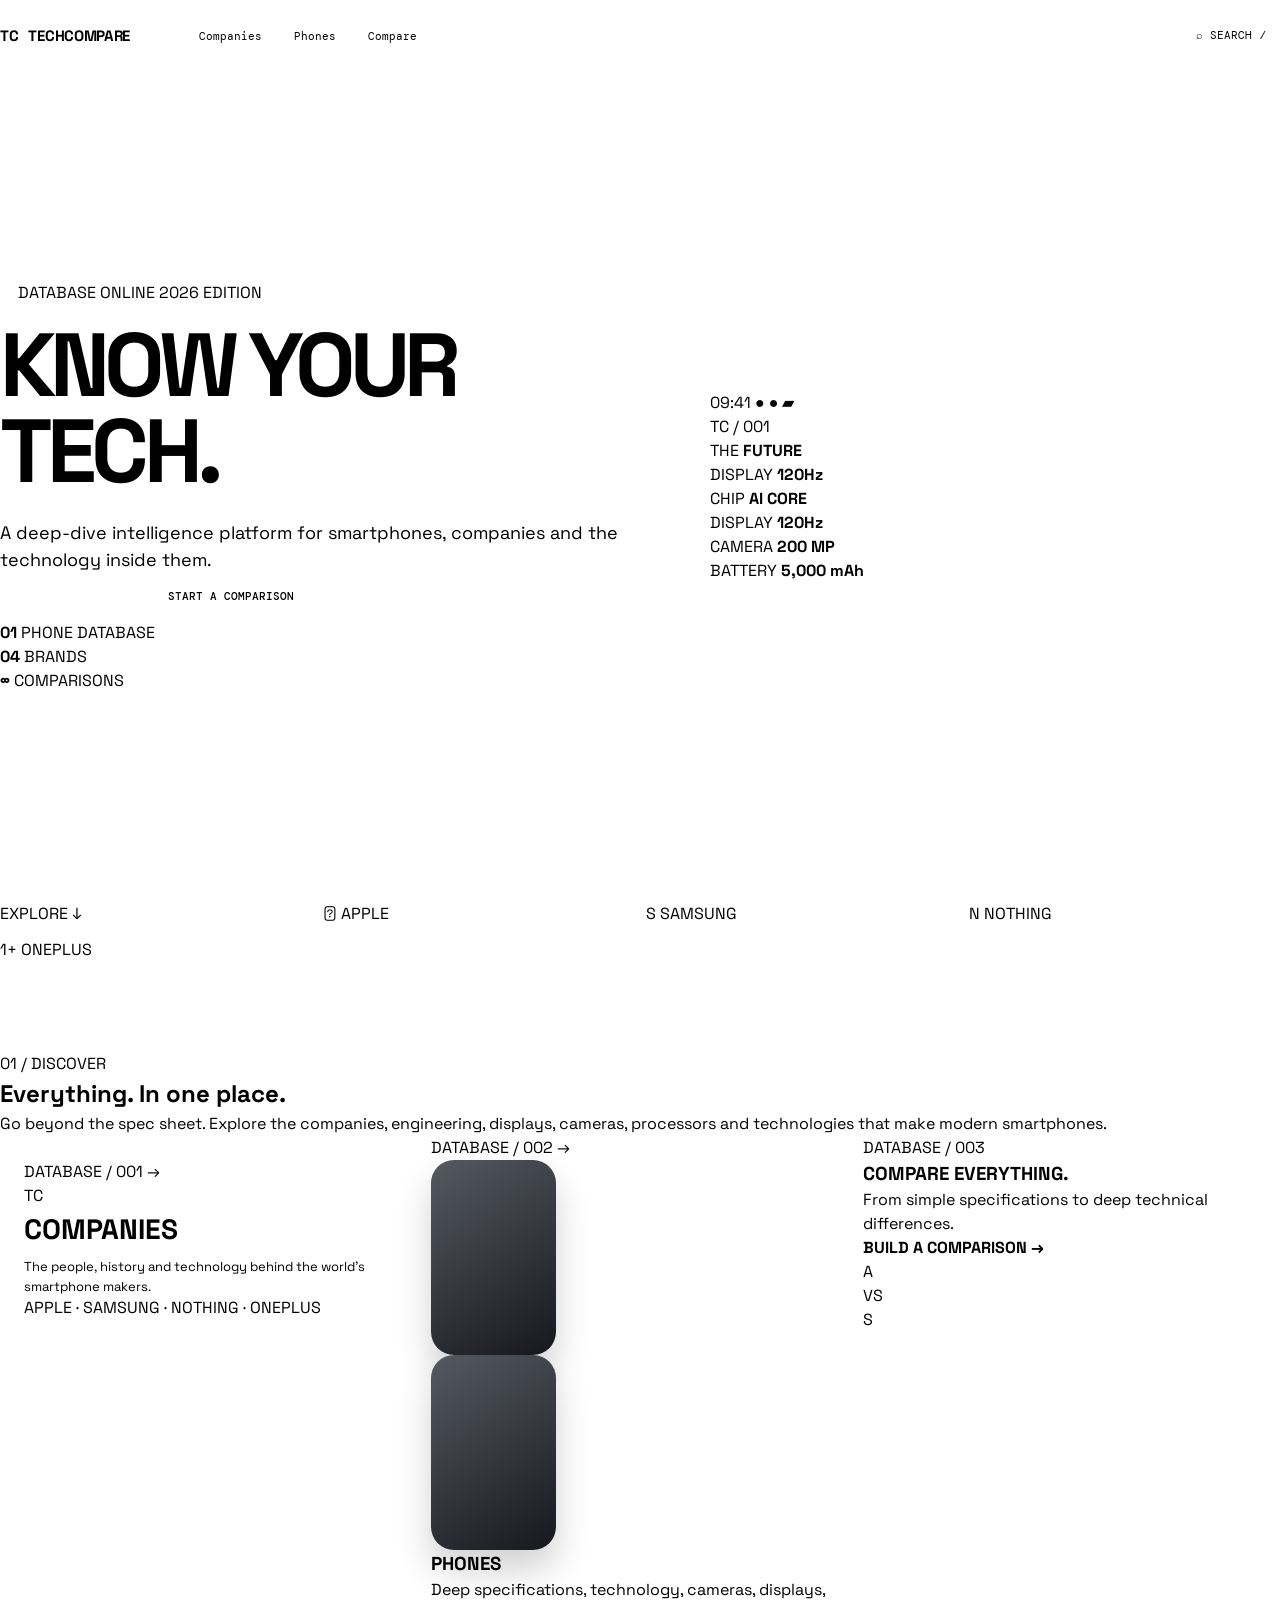
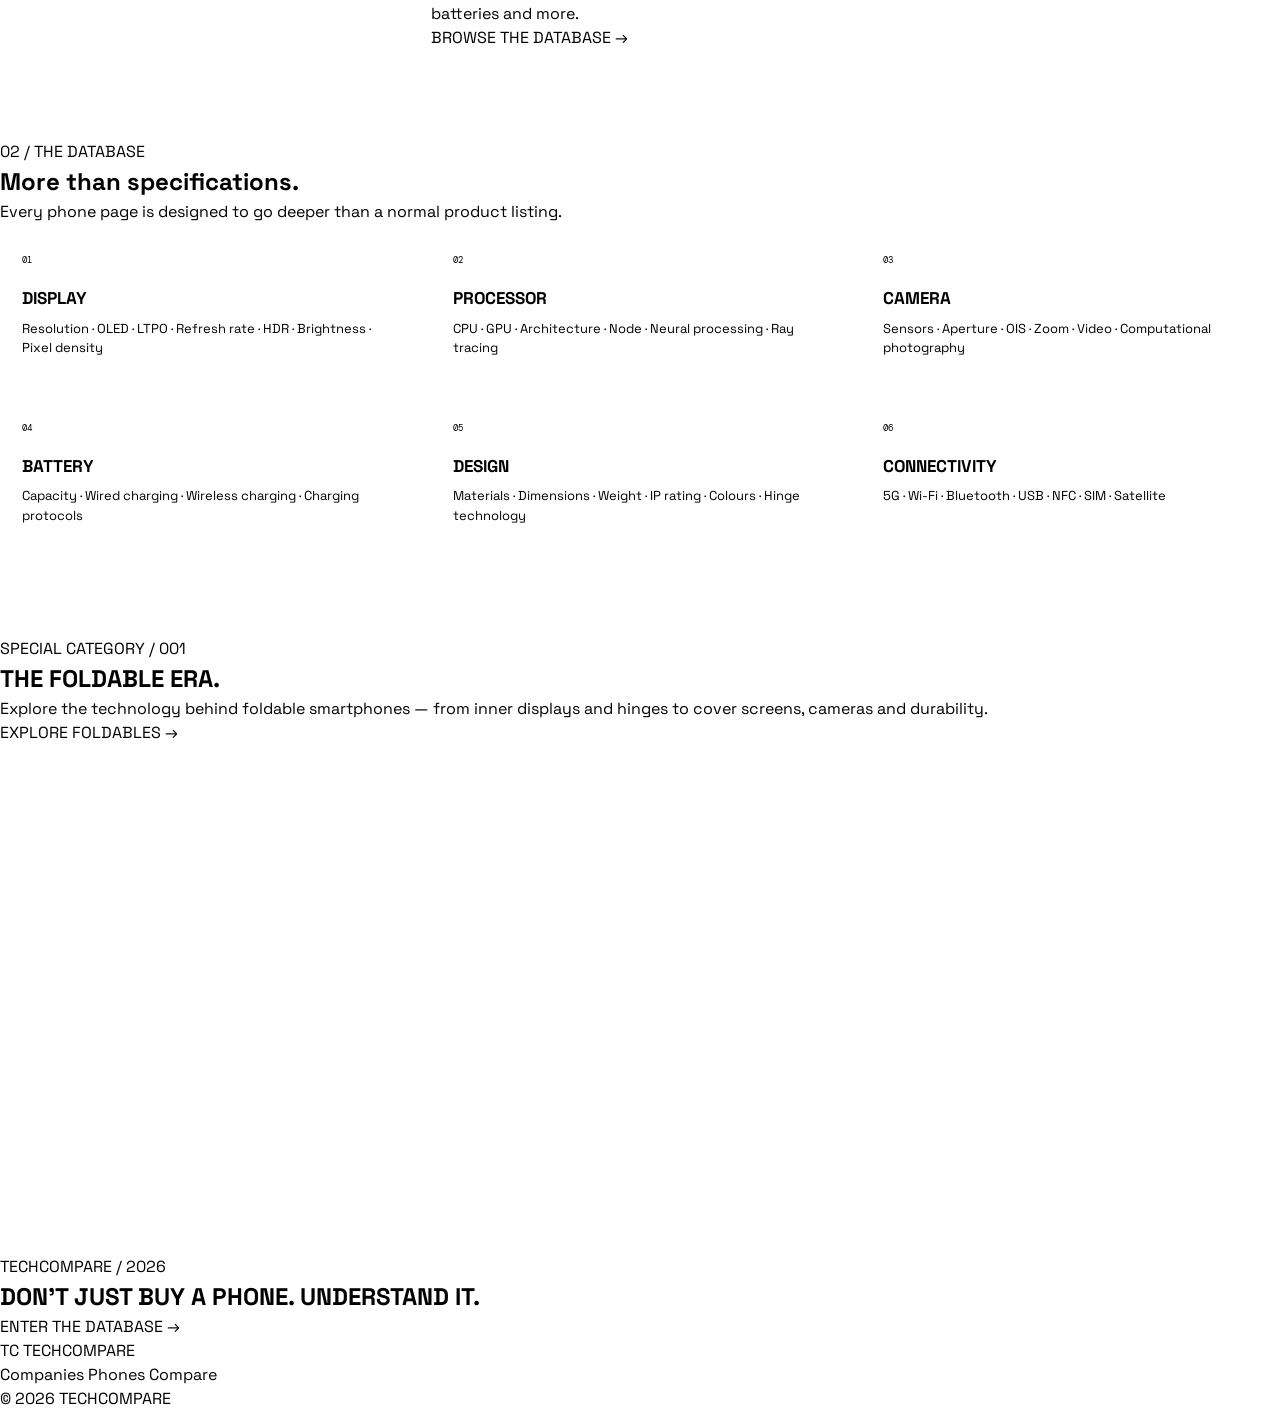
<file: index.html>
<!DOCTYPE html>
<html lang="en">
<head>
    <meta charset="UTF-8">
    <meta name="viewport" content="width=device-width, initial-scale=1.0">

    <title>TechCompare — The Smartphone Intelligence Lab</title>

    <meta name="description"
        content="TechCompare — explore smartphones, technology, specifications and detailed comparisons.">

    <link rel="preconnect" href="https://fonts.googleapis.com">
    <link rel="preconnect" href="https://fonts.gstatic.com" crossorigin>

    <link href="https://fonts.googleapis.com/css2?family=DM+Mono:wght@300;400;500&family=Space+Grotesk:wght@300;400;500;600;700&display=swap"
        rel="stylesheet">

    <link rel="stylesheet" href="style.css">
</head>

<body>

<!-- BACKGROUND -->
<div class="background-grid"></div>
<div class="glow glow-purple"></div>
<div class="glow glow-blue"></div>
<div class="glow glow-pink"></div>


<!-- NAVIGATION -->
<header class="navbar">

    <a href="index.html" class="logo">
        <span class="logo-mark">TC</span>
        <span>TECH<span class="logo-accent">COMPARE</span></span>
    </a>

    <nav class="nav-links">
        <a href="companies.html">Companies</a>
        <a href="phones.html">Phones</a>
        <a href="compare.html">Compare</a>
    </nav>

    <button class="nav-search">
        <span>⌕</span>
        SEARCH
        <kbd>/</kbd>
    </button>

</header>


<main>

<!-- HERO -->
<section class="hero">

    <div class="hero-left">

        <div class="status-line">
            <span class="status-dot"></span>
            DATABASE ONLINE
            <span class="status-divider"></span>
            2026 EDITION
        </div>

        <h1>
            KNOW
            <span>YOUR</span>
            <strong>TECH.</strong>
        </h1>

        <p class="hero-text">
            A deep-dive intelligence platform for smartphones,
            companies and the technology inside them.
        </p>

        <div class="hero-actions">

            <a href="phones.html" class="primary-button">
                EXPLORE PHONES
                <span>↗</span>
            </a>

            <a href="compare.html" class="secondary-button">
                START A COMPARISON
            </a>

        </div>

        <div class="hero-stats">

            <div>
                <strong>01</strong>
                <span>PHONE DATABASE</span>
            </div>

            <div>
                <strong>04</strong>
                <span>BRANDS</span>
            </div>

            <div>
                <strong>∞</strong>
                <span>COMPARISONS</span>
            </div>

        </div>

    </div>


    <!-- PHONE VISUAL -->
    <div class="hero-right">

        <div class="tech-ring ring-one"></div>
        <div class="tech-ring ring-two"></div>
        <div class="tech-ring ring-three"></div>

        <div class="phone-glow"></div>

        <div class="phone-frame">

            <div class="phone-screen">

                <div class="screen-top">
                    <span>09:41</span>
                    <span>● ● ▰</span>
                </div>

                <div class="screen-label">
                    TC / 001
                </div>

                <div class="screen-title">
                    <span>THE</span>
                    <strong>FUTURE</strong>
                </div>

                <div class="screen-lines">
                    <i></i>
                    <i></i>
                    <i></i>
                </div>

                <div class="screen-spec">
                    <span>DISPLAY</span>
                    <strong>120Hz</strong>
                </div>

                <div class="screen-spec">
                    <span>CHIP</span>
                    <strong>AI CORE</strong>
                </div>

            </div>

            <div class="camera-module">
                <i></i>
                <i></i>
                <i></i>
            </div>

        </div>

        <div class="floating-card floating-card-one">
            <span>DISPLAY</span>
            <strong>120Hz</strong>
        </div>

        <div class="floating-card floating-card-two">
            <span>CAMERA</span>
            <strong>200 MP</strong>
        </div>

        <div class="floating-card floating-card-three">
            <span>BATTERY</span>
            <strong>5,000 mAh</strong>
        </div>

    </div>

</section>


<!-- BRAND BAR -->
<section class="brand-bar">

    <div class="brand-label">
        EXPLORE
        <span>↓</span>
    </div>

    <a href="phones.html?brand=apple">
        <span class="brand-icon"></span>
        APPLE
    </a>

    <a href="phones.html?brand=samsung">
        <span class="brand-icon">S</span>
        SAMSUNG
    </a>

    <a href="phones.html?brand=nothing">
        <span class="brand-icon">N</span>
        NOTHING
    </a>

    <a href="phones.html?brand=oneplus">
        <span class="brand-icon">1+</span>
        ONEPLUS
    </a>

</section>


<!-- DISCOVERY -->
<section class="discovery section">

    <div class="section-header">

        <div>
            <span class="section-index">01 / DISCOVER</span>

            <h2>
                Everything.
                <span>In one place.</span>
            </h2>
        </div>

        <p>
            Go beyond the spec sheet. Explore the companies,
            engineering, displays, cameras, processors and
            technologies that make modern smartphones.
        </p>

    </div>


    <div class="discovery-grid">

        <a href="companies.html" class="big-card company-card">

            <div class="card-top">
                <span>DATABASE / 001</span>
                <span>→</span>
            </div>

            <div class="card-content">

                <div class="orbital-logo">
                    TC
                </div>

                <h3>COMPANIES</h3>

                <p>
                    The people, history and technology
                    behind the world's smartphone makers.
                </p>

            </div>

            <div class="card-bottom">
                APPLE · SAMSUNG · NOTHING · ONEPLUS
            </div>

        </a>


        <a href="phones.html" class="big-card phones-card">

            <div class="card-top">
                <span>DATABASE / 002</span>
                <span>→</span>
            </div>

            <div class="mini-phone phone-a"></div>
            <div class="mini-phone phone-b"></div>

            <div class="card-content">

                <h3>PHONES</h3>

                <p>
                    Deep specifications, technology,
                    cameras, displays, batteries and more.
                </p>

            </div>

            <div class="card-bottom">
                BROWSE THE DATABASE →
            </div>

        </a>


        <a href="compare.html" class="wide-card compare-card">

            <div class="compare-left">

                <span class="section-index">
                    DATABASE / 003
                </span>

                <h3>
                    COMPARE
                    <span>EVERYTHING.</span>
                </h3>

                <p>
                    From simple specifications to
                    deep technical differences.
                </p>

                <strong>
                    BUILD A COMPARISON →
                </strong>

            </div>


            <div class="compare-visual">

                <div class="compare-phone cp-one">
                    A
                </div>

                <div class="vs">
                    VS
                </div>

                <div class="compare-phone cp-two">
                    S
                </div>

            </div>

        </a>

    </div>

</section>


<!-- TECHNOLOGY INDEX -->
<section class="technology section">

    <div class="section-header">

        <div>
            <span class="section-index">02 / THE DATABASE</span>

            <h2>
                More than
                <span>specifications.</span>
            </h2>
        </div>

        <p>
            Every phone page is designed to go deeper than
            a normal product listing.
        </p>

    </div>


    <div class="tech-grid">

        <div class="tech-item">
            <span class="tech-number">01</span>
            <div>
                <strong>DISPLAY</strong>
                <p>
                    Resolution · OLED · LTPO · Refresh rate ·
                    HDR · Brightness · Pixel density
                </p>
            </div>
        </div>

        <div class="tech-item">
            <span class="tech-number">02</span>
            <div>
                <strong>PROCESSOR</strong>
                <p>
                    CPU · GPU · Architecture · Node ·
                    Neural processing · Ray tracing
                </p>
            </div>
        </div>

        <div class="tech-item">
            <span class="tech-number">03</span>
            <div>
                <strong>CAMERA</strong>
                <p>
                    Sensors · Aperture · OIS · Zoom ·
                    Video · Computational photography
                </p>
            </div>
        </div>

        <div class="tech-item">
            <span class="tech-number">04</span>
            <div>
                <strong>BATTERY</strong>
                <p>
                    Capacity · Wired charging · Wireless
                    charging · Charging protocols
                </p>
            </div>
        </div>

        <div class="tech-item">
            <span class="tech-number">05</span>
            <div>
                <strong>DESIGN</strong>
                <p>
                    Materials · Dimensions · Weight ·
                    IP rating · Colours · Hinge technology
                </p>
            </div>
        </div>

        <div class="tech-item">
            <span class="tech-number">06</span>
            <div>
                <strong>CONNECTIVITY</strong>
                <p>
                    5G · Wi-Fi · Bluetooth · USB · NFC ·
                    SIM · Satellite
                </p>
            </div>
        </div>

    </div>

</section>


<!-- FOLDABLE FEATURE -->
<section class="foldable-section">

    <div class="foldable-content">

        <span class="section-index">
            SPECIAL CATEGORY / 001
        </span>

        <h2>
            THE
            <span>FOLDABLE</span>
            ERA.
        </h2>

        <p>
            Explore the technology behind foldable smartphones —
            from inner displays and hinges to cover screens,
            cameras and durability.
        </p>

        <a href="phones.html?category=foldable">
            EXPLORE FOLDABLES →
        </a>

    </div>


    <div class="foldable-visual">

        <div class="fold-shadow"></div>

        <div class="fold-phone left-fold"></div>
        <div class="fold-phone right-fold"></div>

        <div class="hinge"></div>

    </div>

</section>


<!-- FINAL STATEMENT -->
<section class="final-section">

    <span>TECHCOMPARE / 2026</span>

    <h2>
        DON'T JUST
        <span>BUY A PHONE.</span>
        UNDERSTAND IT.
    </h2>

    <a href="phones.html">
        ENTER THE DATABASE →
    </a>

</section>

</main>


<!-- FOOTER -->
<footer>

    <div class="footer-logo">
        <span>TC</span>
        TECHCOMPARE
    </div>

    <div class="footer-links">
        <a href="companies.html">Companies</a>
        <a href="phones.html">Phones</a>
        <a href="compare.html">Compare</a>
    </div>

    <div class="footer-copy">
        © 2026 TECHCOMPARE
    </div>

</footer>


<script src="app.js"></script>

</body>
</html>
</file>
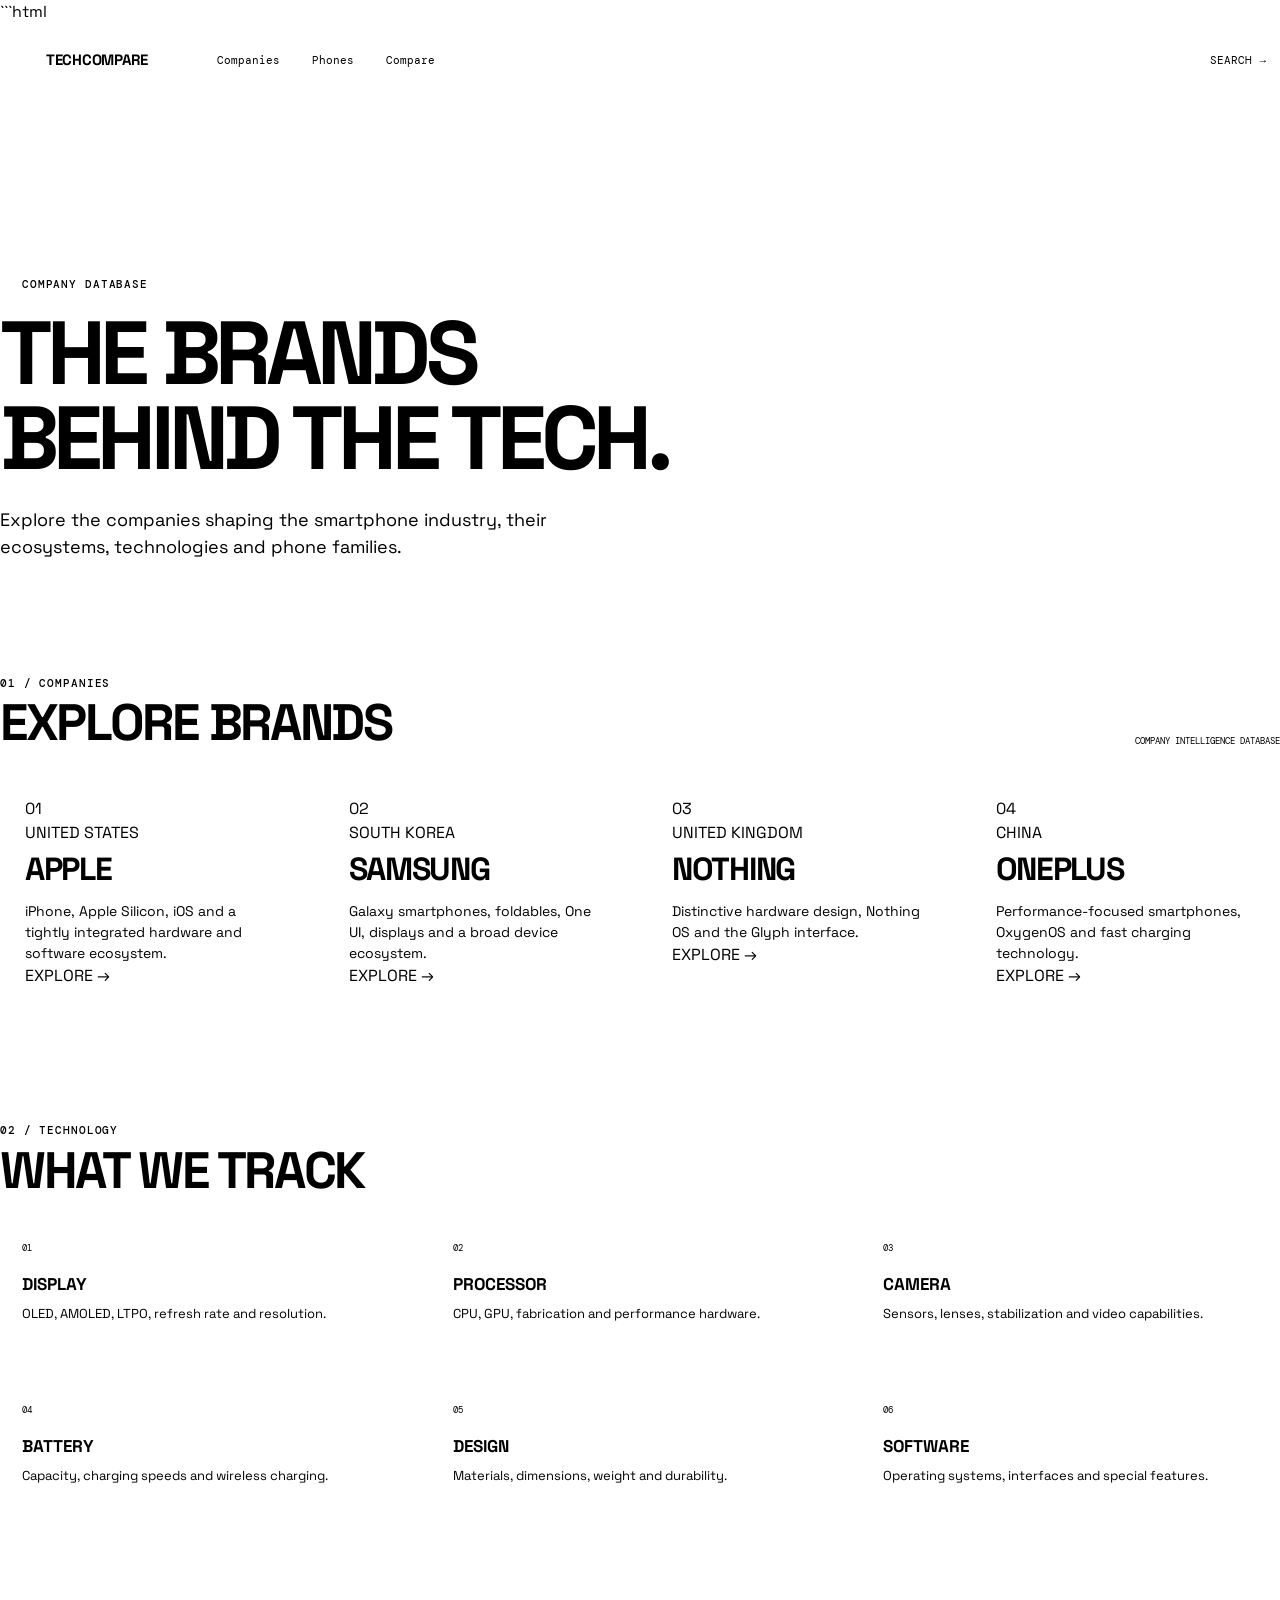
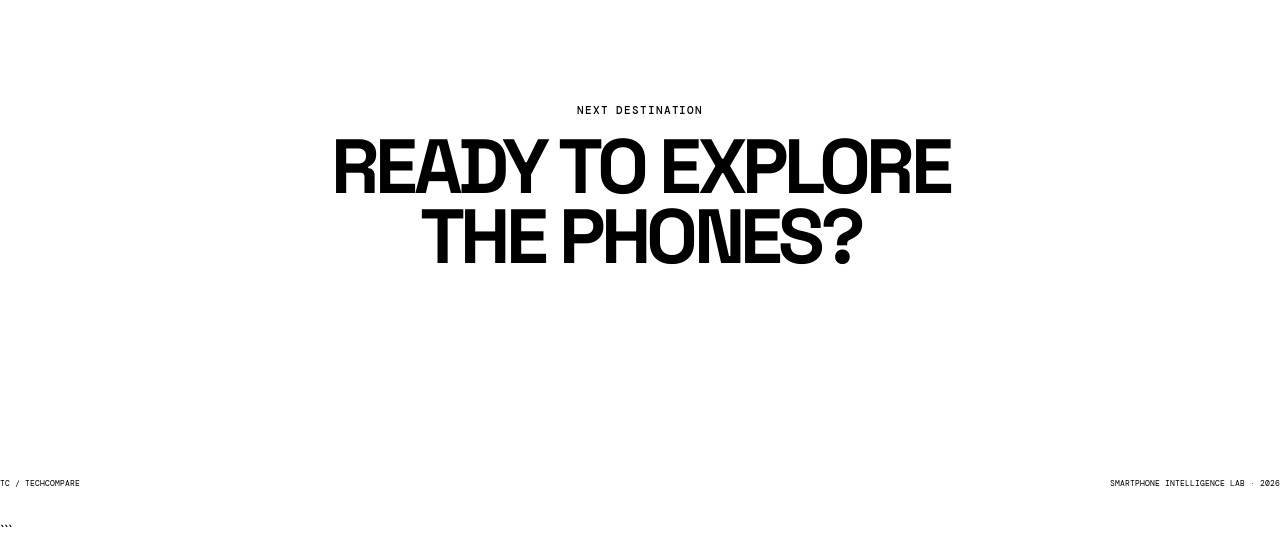
<file: companies.html>
```html
<!DOCTYPE html>
<html lang="en">
<head>
    <meta charset="UTF-8">
    <meta name="viewport" content="width=device-width, initial-scale=1.0">

    <title>Companies — TechCompare</title>

    <link rel="stylesheet" href="style.css">

    <link rel="preconnect" href="https://fonts.googleapis.com">
    <link rel="preconnect" href="https://fonts.gstatic.com" crossorigin>

    <link href="https://fonts.googleapis.com/css2?family=DM+Mono:wght@400;500&family=Space+Grotesk:wght@400;500;600;700&display=swap" rel="stylesheet">
</head>

<body>

    <div class="background-grid"></div>

    <div class="glow glow-purple"></div>
    <div class="glow glow-blue"></div>
    <div class="glow glow-pink"></div>


    <!-- NAVIGATION -->

    <nav class="navbar">

        <a href="index.html" class="logo">
            <span class="logo-box">TC</span>
            <span>TECHCOMPARE</span>
        </a>

        <div class="nav-links">
            <a href="companies.html" class="active">Companies</a>
            <a href="phones.html">Phones</a>
            <a href="compare.html">Compare</a>
        </div>

        <a href="phones.html" class="nav-search">
            SEARCH →
        </a>

    </nav>


    <main>

        <!-- HERO -->

        <section class="page-hero">

            <div class="eyebrow">
                <span class="status-dot"></span>
                COMPANY DATABASE
            </div>

            <h1>
                THE BRANDS<br>
                BEHIND THE TECH.
            </h1>

            <p>
                Explore the companies shaping the smartphone industry,
                their ecosystems, technologies and phone families.
            </p>

        </section>


        <!-- COMPANIES -->

        <section class="discovery-section">

            <div class="section-heading">

                <div>
                    <span class="section-number">
                        01 / COMPANIES
                    </span>

                    <h2>
                        EXPLORE BRANDS
                    </h2>
                </div>

                <span class="section-description">
                    COMPANY INTELLIGENCE DATABASE
                </span>

            </div>


            <div class="company-grid">


                <!-- APPLE -->

                <a href="phones.html?brand=apple"
                   class="discovery-card">

                    <div class="card-number">
                        01
                    </div>

                    <div class="card-content">

                        <span class="card-label">
                            UNITED STATES
                        </span>

                        <h3>
                            APPLE
                        </h3>

                        <p>
                            iPhone, Apple Silicon, iOS and a tightly
                            integrated hardware and software ecosystem.
                        </p>

                        <span class="card-arrow">
                            EXPLORE →
                        </span>

                    </div>

                </a>


                <!-- SAMSUNG -->

                <a href="phones.html?brand=samsung"
                   class="discovery-card">

                    <div class="card-number">
                        02
                    </div>

                    <div class="card-content">

                        <span class="card-label">
                            SOUTH KOREA
                        </span>

                        <h3>
                            SAMSUNG
                        </h3>

                        <p>
                            Galaxy smartphones, foldables, One UI,
                            displays and a broad device ecosystem.
                        </p>

                        <span class="card-arrow">
                            EXPLORE →
                        </span>

                    </div>

                </a>


                <!-- NOTHING -->

                <a href="phones.html?brand=nothing"
                   class="discovery-card">

                    <div class="card-number">
                        03
                    </div>

                    <div class="card-content">

                        <span class="card-label">
                            UNITED KINGDOM
                        </span>

                        <h3>
                            NOTHING
                        </h3>

                        <p>
                            Distinctive hardware design, Nothing OS
                            and the Glyph interface.
                        </p>

                        <span class="card-arrow">
                            EXPLORE →
                        </span>

                    </div>

                </a>


                <!-- ONEPLUS -->

                <a href="phones.html?brand=oneplus"
                   class="discovery-card">

                    <div class="card-number">
                        04
                    </div>

                    <div class="card-content">

                        <span class="card-label">
                            CHINA
                        </span>

                        <h3>
                            ONEPLUS
                        </h3>

                        <p>
                            Performance-focused smartphones,
                            OxygenOS and fast charging technology.
                        </p>

                        <span class="card-arrow">
                            EXPLORE →
                        </span>

                    </div>

                </a>

            </div>

        </section>


        <!-- TECHNOLOGY -->

        <section class="technology-index">

            <div class="section-heading">

                <div>
                    <span class="section-number">
                        02 / TECHNOLOGY
                    </span>

                    <h2>
                        WHAT WE TRACK
                    </h2>
                </div>

            </div>


            <div class="tech-grid">

                <div class="tech-item">

                    <span>01</span>

                    <strong>
                        DISPLAY
                    </strong>

                    <p>
                        OLED, AMOLED, LTPO, refresh rate
                        and resolution.
                    </p>

                </div>


                <div class="tech-item">

                    <span>02</span>

                    <strong>
                        PROCESSOR
                    </strong>

                    <p>
                        CPU, GPU, fabrication and
                        performance hardware.
                    </p>

                </div>


                <div class="tech-item">

                    <span>03</span>

                    <strong>
                        CAMERA
                    </strong>

                    <p>
                        Sensors, lenses, stabilization
                        and video capabilities.
                    </p>

                </div>


                <div class="tech-item">

                    <span>04</span>

                    <strong>
                        BATTERY
                    </strong>

                    <p>
                        Capacity, charging speeds
                        and wireless charging.
                    </p>

                </div>


                <div class="tech-item">

                    <span>05</span>

                    <strong>
                        DESIGN
                    </strong>

                    <p>
                        Materials, dimensions, weight
                        and durability.
                    </p>

                </div>


                <div class="tech-item">

                    <span>06</span>

                    <strong>
                        SOFTWARE
                    </strong>

                    <p>
                        Operating systems, interfaces
                        and special features.
                    </p>

                </div>

            </div>

        </section>


        <!-- CTA -->

        <section class="final-cta">

            <span class="section-number">
                NEXT DESTINATION
            </span>

            <h2>
                READY TO EXPLORE<br>
                THE PHONES?
            </h2>

            <a href="phones.html"
               class="primary-button">

                OPEN PHONE DATABASE →

            </a>

        </section>

    </main>


    <!-- FOOTER -->

    <footer class="footer">

        <div class="footer-logo">
            TC / TECHCOMPARE
        </div>

        <div>
            SMARTPHONE INTELLIGENCE LAB · 2026
        </div>

    </footer>


    <script src="app.js"></script>

</body>
</html>
```
</file>
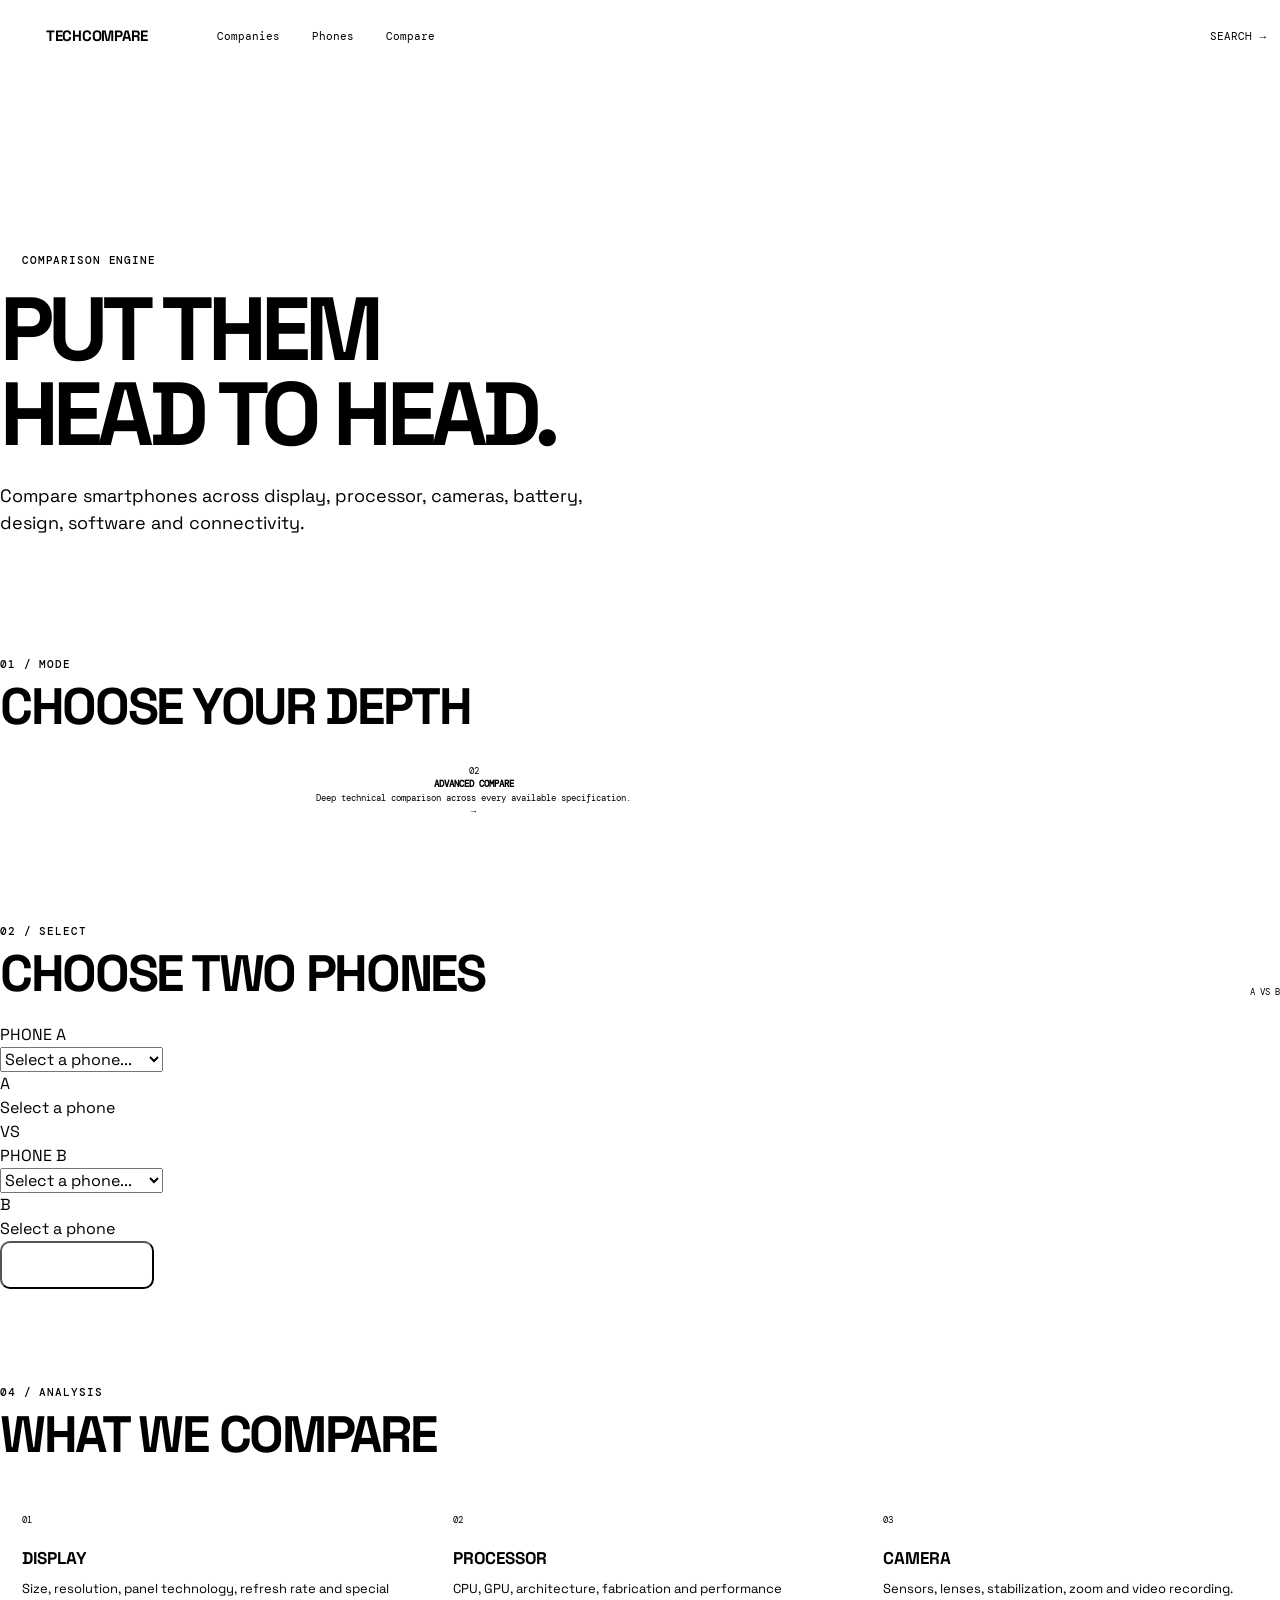
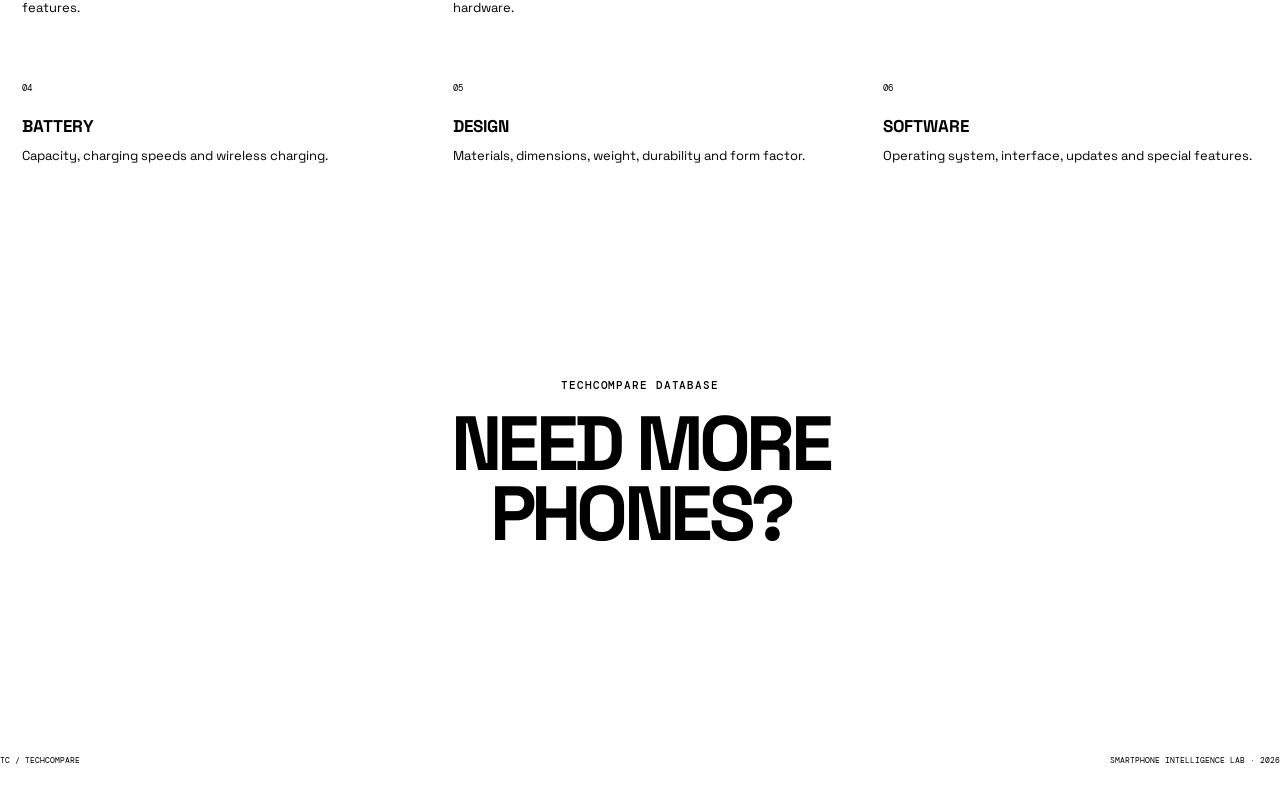
<file: compare.html>
<!DOCTYPE html>
<html lang="en">
<head>
    <meta charset="UTF-8">
    <meta name="viewport" content="width=device-width, initial-scale=1.0">

    <title>Compare — TechCompare</title>

    <link rel="stylesheet" href="style.css">

    <link rel="preconnect" href="https://fonts.googleapis.com">
    <link rel="preconnect" href="https://fonts.gstatic.com" crossorigin>

    <link href="https://fonts.googleapis.com/css2?family=DM+Mono:wght@400;500&family=Space+Grotesk:wght@400;500;600;700&display=swap" rel="stylesheet">
</head>

<body>

    <div class="background-grid"></div>

    <div class="glow glow-purple"></div>
    <div class="glow glow-blue"></div>
    <div class="glow glow-pink"></div>


    <!-- NAVIGATION -->

    <nav class="navbar">

        <a href="index.html" class="logo">
            <span class="logo-box">TC</span>
            <span>TECHCOMPARE</span>
        </a>

        <div class="nav-links">
            <a href="companies.html">Companies</a>
            <a href="phones.html">Phones</a>
            <a href="compare.html" class="active">Compare</a>
        </div>

        <a href="phones.html" class="nav-search">
            SEARCH →
        </a>

    </nav>


    <main>

        <!-- PAGE INTRO -->

        <section class="page-hero">

            <div class="eyebrow">
                <span class="status-dot"></span>
                COMPARISON ENGINE
            </div>

            <h1>
                PUT THEM<br>
                HEAD TO HEAD.
            </h1>

            <p>
                Compare smartphones across display, processor,
                cameras, battery, design, software and connectivity.
            </p>

        </section>


        <!-- MODE SELECTOR -->

        <section class="compare-mode-section">

            <div class="section-heading">

                <div>
                    <span class="section-number">01 / MODE</span>
                    <h2>CHOOSE YOUR DEPTH</h2>
                </div>

            </div>


            <div class="compare-modes">

                <button class="compare-mode active" data-mode="simple">

                    <span class="mode-number">01</span>

                    <div>
                        <strong>SIMPLE COMPARE</strong>

                        <p>
                            The essential specifications,
                            ratings and differences.
                        </p>
                    </div>

                    <span class="mode-arrow">→</span>

                </button>


                <button class="compare-mode" data-mode="advanced">

                    <span class="mode-number">02</span>

                    <div>
                        <strong>ADVANCED COMPARE</strong>

                        <p>
                            Deep technical comparison
                            across every available specification.
                        </p>
                    </div>

                    <span class="mode-arrow">→</span>

                </button>

            </div>

        </section>


        <!-- PHONE SELECTORS -->

        <section class="compare-selector-section">

            <div class="section-heading">

                <div>
                    <span class="section-number">02 / SELECT</span>
                    <h2>CHOOSE TWO PHONES</h2>
                </div>

                <span class="section-description">
                    A VS B
                </span>

            </div>


            <div class="compare-selectors">


                <!-- PHONE A -->

                <div class="compare-select-card">

                    <div class="compare-label">
                        PHONE A
                    </div>

                    <select id="phoneA">

                        <option value="">
                            SELECT PHONE
                        </option>

                    </select>

                    <div id="phoneAInfo" class="selected-phone-info">

                        <span>
                            A
                        </span>

                        <p>
                            Select a phone
                        </p>

                    </div>

                </div>


                <!-- VS -->

                <div class="vs-symbol">
                    VS
                </div>


                <!-- PHONE B -->

                <div class="compare-select-card">

                    <div class="compare-label">
                        PHONE B
                    </div>

                    <select id="phoneB">

                        <option value="">
                            SELECT PHONE
                        </option>

                    </select>

                    <div id="phoneBInfo" class="selected-phone-info">

                        <span>
                            B
                        </span>

                        <p>
                            Select a phone
                        </p>

                    </div>

                </div>

            </div>


            <button id="runComparison" class="primary-button compare-run">

                RUN COMPARISON →

            </button>

        </section>


        <!-- RESULTS -->

        <section
            id="comparisonResults"
            class="comparison-results"
            style="display:none;"
        >

            <div class="section-heading">

                <div>
                    <span class="section-number">
                        03 / RESULTS
                    </span>

                    <h2>
                        HEAD TO HEAD
                    </h2>
                </div>

            </div>


            <!-- PHONE HEADERS -->

            <div class="comparison-header-grid">

                <div id="resultPhoneA">
                    PHONE A
                </div>

                <div class="result-vs">
                    VS
                </div>

                <div id="resultPhoneB">
                    PHONE B
                </div>

            </div>


            <!-- COMPARISON TABLE -->

            <div id="comparisonTable" class="comparison-table">

                <!-- JavaScript will generate the table -->

            </div>

        </section>


        <!-- ADVANCED INFORMATION -->

        <section class="technology-index">

            <div class="section-heading">

                <div>
                    <span class="section-number">
                        04 / ANALYSIS
                    </span>

                    <h2>
                        WHAT WE COMPARE
                    </h2>

                </div>

            </div>


            <div class="tech-grid">

                <div class="tech-item">
                    <span>01</span>
                    <strong>DISPLAY</strong>
                    <p>
                        Size, resolution, panel technology,
                        refresh rate and special features.
                    </p>
                </div>


                <div class="tech-item">
                    <span>02</span>
                    <strong>PROCESSOR</strong>
                    <p>
                        CPU, GPU, architecture,
                        fabrication and performance hardware.
                    </p>
                </div>


                <div class="tech-item">
                    <span>03</span>
                    <strong>CAMERA</strong>
                    <p>
                        Sensors, lenses, stabilization,
                        zoom and video recording.
                    </p>
                </div>


                <div class="tech-item">
                    <span>04</span>
                    <strong>BATTERY</strong>
                    <p>
                        Capacity, charging speeds
                        and wireless charging.
                    </p>
                </div>


                <div class="tech-item">
                    <span>05</span>
                    <strong>DESIGN</strong>
                    <p>
                        Materials, dimensions, weight,
                        durability and form factor.
                    </p>
                </div>


                <div class="tech-item">
                    <span>06</span>
                    <strong>SOFTWARE</strong>
                    <p>
                        Operating system, interface,
                        updates and special features.
                    </p>
                </div>

            </div>

        </section>


        <!-- FINAL CTA -->

        <section class="final-cta">

            <span class="section-number">
                TECHCOMPARE DATABASE
            </span>

            <h2>
                NEED MORE<br>
                PHONES?
            </h2>

            <a href="phones.html" class="primary-button">
                EXPLORE PHONE DATABASE →
            </a>

        </section>

    </main>


    <!-- FOOTER -->

    <footer class="footer">

        <div class="footer-logo">
            TC / TECHCOMPARE
        </div>

        <div>
            SMARTPHONE INTELLIGENCE LAB · 2026
        </div>

    </footer>


    <!-- DATA -->

    <script src="data/companies.js"></script>
    <script src="data/phones.js"></script>
    <script src="app.js"></script>

</body>
</html>
</file>
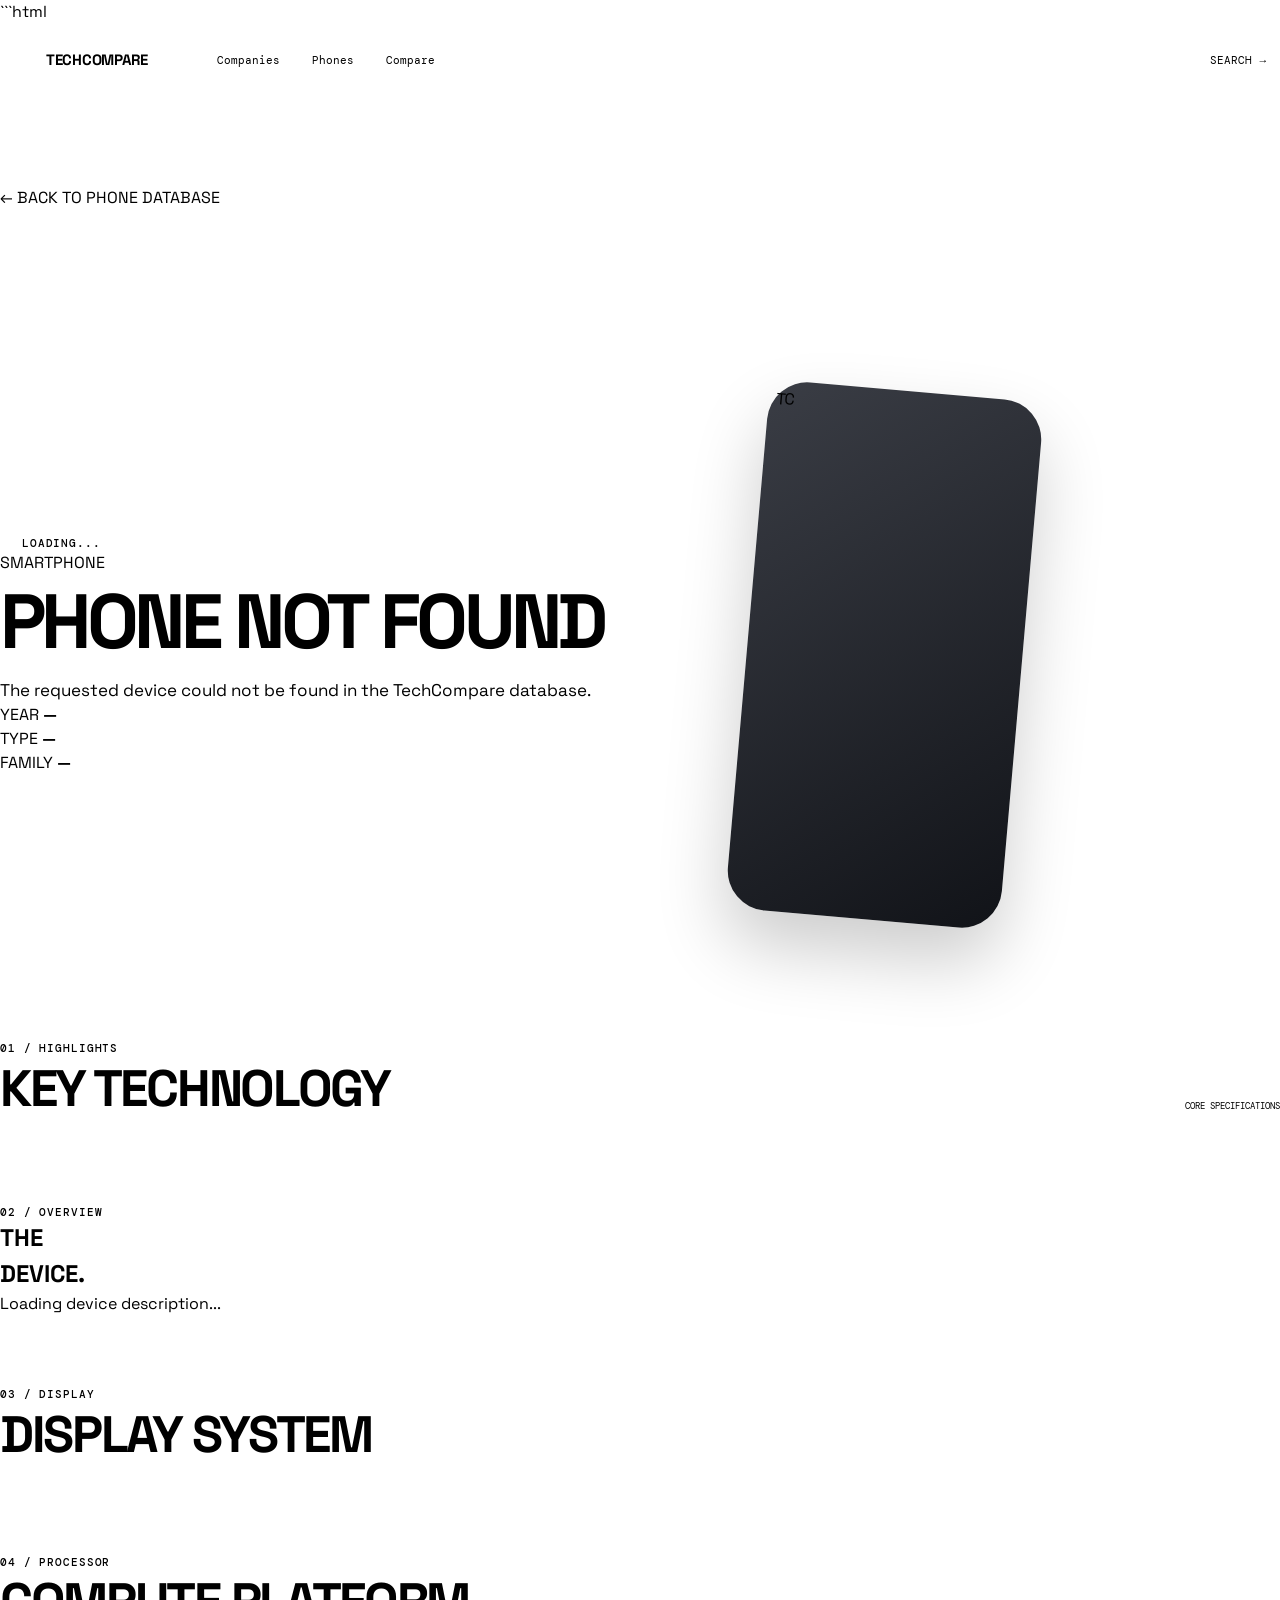
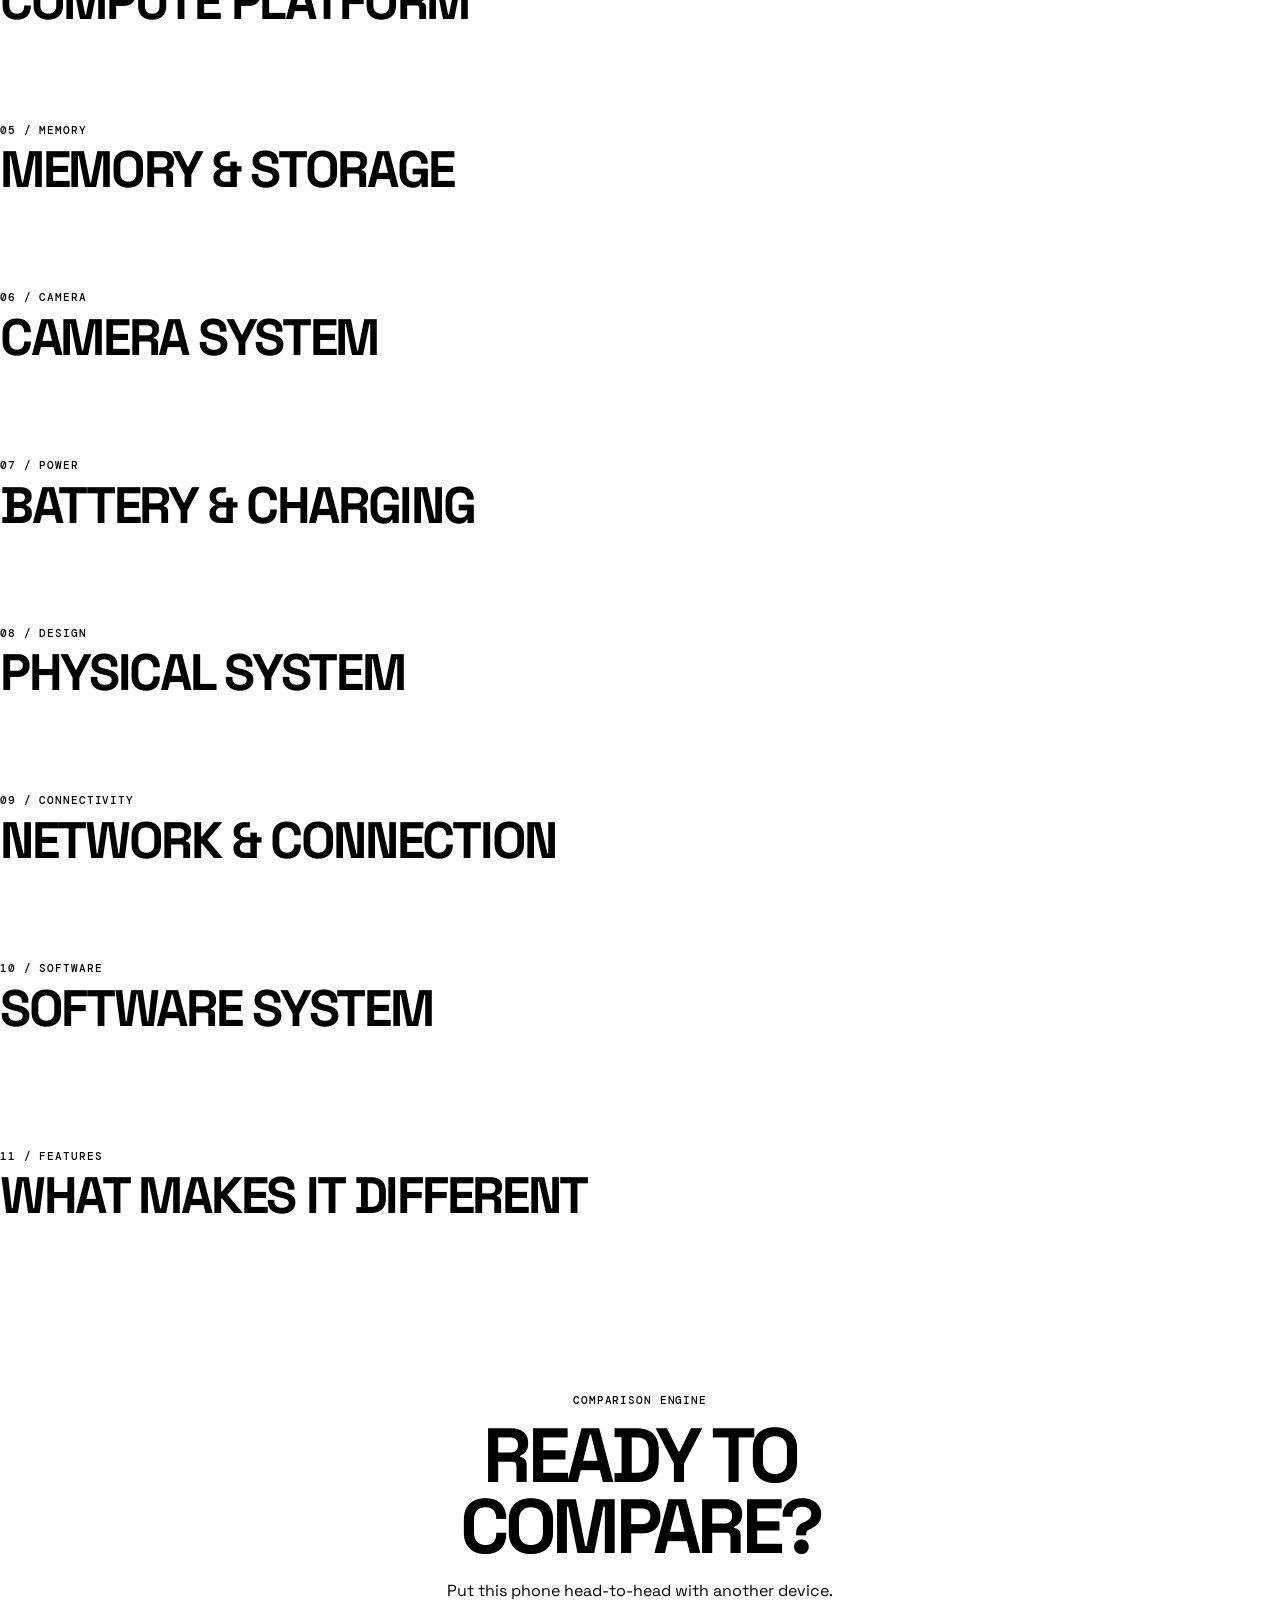
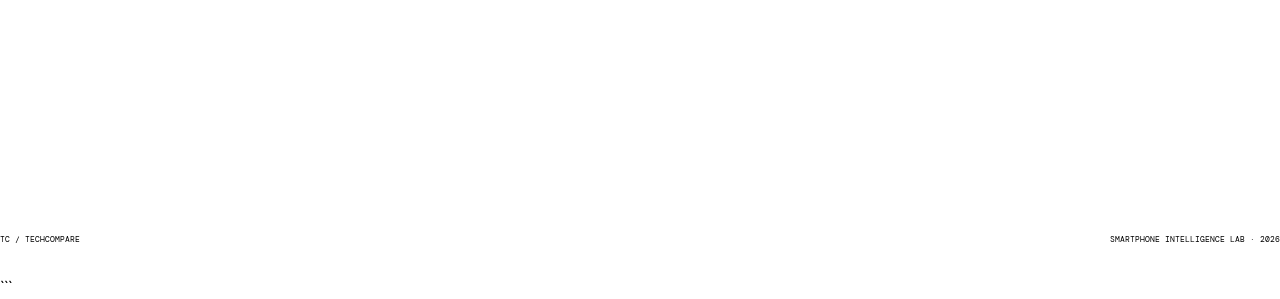
<file: phone.html>
```html
<!DOCTYPE html>
<html lang="en">
<head>
    <meta charset="UTF-8">
    <meta name="viewport" content="width=device-width, initial-scale=1.0">

    <title>Phone — TechCompare</title>

    <link rel="stylesheet" href="style.css">

    <link rel="preconnect" href="https://fonts.googleapis.com">
    <link rel="preconnect" href="https://fonts.gstatic.com" crossorigin>

    <link href="https://fonts.googleapis.com/css2?family=DM+Mono:wght@400;500&family=Space+Grotesk:wght@400;500;600;700&display=swap" rel="stylesheet">
</head>

<body>

    <!-- FUTURISTIC BACKGROUND -->

    <div class="background-grid"></div>

    <div class="glow glow-purple"></div>
    <div class="glow glow-blue"></div>
    <div class="glow glow-pink"></div>


    <!-- NAVIGATION -->

    <nav class="navbar">

        <a href="index.html" class="logo">
            <span class="logo-box">TC</span>
            <span>TECHCOMPARE</span>
        </a>

        <div class="nav-links">
            <a href="companies.html">Companies</a>
            <a href="phones.html" class="active">Phones</a>
            <a href="compare.html">Compare</a>
        </div>

        <a href="phones.html" class="nav-search">
            SEARCH →
        </a>

    </nav>


    <main id="phonePage">

        <!-- BACK LINK -->

        <section class="phone-back-section">

            <a href="phones.html" class="back-link">
                ← BACK TO PHONE DATABASE
            </a>

        </section>


        <!-- PHONE HERO -->

        <section class="phone-detail-hero">

            <div class="phone-detail-copy">

                <div class="eyebrow">
                    <span class="status-dot"></span>
                    <span id="phoneBrand">LOADING...</span>
                </div>

                <span class="phone-detail-family" id="phoneFamily">
                    SMARTPHONE
                </span>

                <h1 id="phoneName">
                    LOADING PHONE...
                </h1>

                <p id="phoneTagline">
                    Loading phone information...
                </p>

                <div class="phone-detail-meta">

                    <div>
                        <span>YEAR</span>
                        <strong id="phoneYear">—</strong>
                    </div>

                    <div>
                        <span>TYPE</span>
                        <strong id="phoneType">—</strong>
                    </div>

                    <div>
                        <span>FAMILY</span>
                        <strong id="phoneFamilyMeta">—</strong>
                    </div>

                </div>

            </div>


            <!-- PHONE VISUAL -->

            <div class="phone-detail-visual">

                <div class="hero-phone-glow"></div>

                <div class="hero-phone">

                    <div class="hero-phone-camera">
                        <span></span>
                        <span></span>
                        <span></span>
                    </div>

                    <div class="hero-phone-logo" id="phoneLogo">
                        TC
                    </div>

                </div>

            </div>

        </section>


        <!-- HIGHLIGHTS -->

        <section class="phone-highlights-section">

            <div class="section-heading">

                <div>
                    <span class="section-number">
                        01 / HIGHLIGHTS
                    </span>

                    <h2>
                        KEY TECHNOLOGY
                    </h2>
                </div>

                <span class="section-description">
                    CORE SPECIFICATIONS
                </span>

            </div>


            <div id="phoneHighlights" class="phone-detail-highlights">
                <!-- JavaScript inserts highlights -->
            </div>

        </section>


        <!-- DESCRIPTION -->

        <section class="phone-description-section">

            <div class="section-number">
                02 / OVERVIEW
            </div>

            <div class="phone-description-layout">

                <h2>
                    THE<br>
                    DEVICE.
                </h2>

                <p id="phoneDescription">
                    Loading device description...
                </p>

            </div>

        </section>


        <!-- DISPLAY -->

        <section class="spec-section">

            <div class="section-heading">

                <div>
                    <span class="section-number">
                        03 / DISPLAY
                    </span>

                    <h2>
                        DISPLAY SYSTEM
                    </h2>
                </div>

            </div>

            <div id="displaySpecs" class="spec-grid">
                <!-- JavaScript -->
            </div>

        </section>


        <!-- PROCESSOR -->

        <section class="spec-section">

            <div class="section-heading">

                <div>
                    <span class="section-number">
                        04 / PROCESSOR
                    </span>

                    <h2>
                        COMPUTE PLATFORM
                    </h2>
                </div>

            </div>

            <div id="processorSpecs" class="spec-grid">
                <!-- JavaScript -->
            </div>

        </section>


        <!-- MEMORY -->

        <section class="spec-section">

            <div class="section-heading">

                <div>
                    <span class="section-number">
                        05 / MEMORY
                    </span>

                    <h2>
                        MEMORY & STORAGE
                    </h2>
                </div>

            </div>

            <div id="memorySpecs" class="spec-grid">
                <!-- JavaScript -->
            </div>

        </section>


        <!-- CAMERA -->

        <section class="spec-section camera-section">

            <div class="section-heading">

                <div>
                    <span class="section-number">
                        06 / CAMERA
                    </span>

                    <h2>
                        CAMERA SYSTEM
                    </h2>
                </div>

            </div>

            <div id="cameraSpecs" class="spec-grid">
                <!-- JavaScript -->
            </div>

        </section>


        <!-- BATTERY -->

        <section class="spec-section">

            <div class="section-heading">

                <div>
                    <span class="section-number">
                        07 / POWER
                    </span>

                    <h2>
                        BATTERY & CHARGING
                    </h2>
                </div>

            </div>

            <div id="batterySpecs" class="spec-grid">
                <!-- JavaScript -->
            </div>

        </section>


        <!-- PHYSICAL DESIGN -->

        <section class="spec-section">

            <div class="section-heading">

                <div>
                    <span class="section-number">
                        08 / DESIGN
                    </span>

                    <h2>
                        PHYSICAL SYSTEM
                    </h2>
                </div>

            </div>

            <div id="physicalSpecs" class="spec-grid">
                <!-- JavaScript -->
            </div>

        </section>


        <!-- CONNECTIVITY -->

        <section class="spec-section">

            <div class="section-heading">

                <div>
                    <span class="section-number">
                        09 / CONNECTIVITY
                    </span>

                    <h2>
                        NETWORK & CONNECTION
                    </h2>
                </div>

            </div>

            <div id="connectivitySpecs" class="spec-grid">
                <!-- JavaScript -->
            </div>

        </section>


        <!-- SOFTWARE -->

        <section class="spec-section">

            <div class="section-heading">

                <div>
                    <span class="section-number">
                        10 / SOFTWARE
                    </span>

                    <h2>
                        SOFTWARE SYSTEM
                    </h2>
                </div>

            </div>

            <div id="softwareSpecs" class="spec-grid">
                <!-- JavaScript -->
            </div>

        </section>


        <!-- SPECIAL FEATURES -->

        <section class="phone-features-section">

            <div class="section-heading">

                <div>
                    <span class="section-number">
                        11 / FEATURES
                    </span>

                    <h2>
                        WHAT MAKES IT DIFFERENT
                    </h2>
                </div>

            </div>

            <div id="phoneFeatures" class="feature-list">
                <!-- JavaScript -->
            </div>

        </section>


        <!-- COMPARE CTA -->

        <section class="final-cta">

            <span class="section-number">
                COMPARISON ENGINE
            </span>

            <h2>
                READY TO<br>
                COMPARE?
            </h2>

            <p>
                Put this phone head-to-head with another device.
            </p>

            <a href="compare.html" class="primary-button">
                OPEN COMPARISON ENGINE →
            </a>

        </section>

    </main>


    <!-- FOOTER -->

    <footer class="footer">

        <div class="footer-logo">
            TC / TECHCOMPARE
        </div>

        <div>
            SMARTPHONE INTELLIGENCE LAB · 2026
        </div>

    </footer>


    <!-- DATABASE -->

    <script src="data/companies.js"></script>
    <script src="data/phones.js"></script>
    <script src="app.js"></script>


    <!-- PHONE PAGE LOGIC -->

    <script>

        document.addEventListener("DOMContentLoaded", () => {

            const phoneDatabase =
                typeof phones !== "undefined" ? phones : [];

            const params =
                new URLSearchParams(window.location.search);

            const phoneId =
                params.get("id");

            const phone =
                phoneDatabase.find(item => item.id === phoneId);


            /* --------------------------------
               ERROR STATE
            -------------------------------- */

            if (!phone) {

                document.title = "Phone Not Found — TechCompare";

                document.getElementById("phoneName").textContent =
                    "PHONE NOT FOUND";

                document.getElementById("phoneTagline").textContent =
                    "The requested device could not be found in the TechCompare database.";

                return;
            }


            /* --------------------------------
               BASIC INFORMATION
            -------------------------------- */

            document.title =
                `${phone.name} — TechCompare`;

            document.getElementById("phoneBrand").textContent =
                (phone.brand || "UNKNOWN").toUpperCase();

            document.getElementById("phoneFamily").textContent =
                (phone.family || "SMARTPHONE").toUpperCase();

            document.getElementById("phoneName").textContent =
                phone.name || "Unknown Phone";

            document.getElementById("phoneTagline").textContent =
                phone.tagline || "";

            document.getElementById("phoneYear").textContent =
                phone.year || "—";

            document.getElementById("phoneType").textContent =
                phone.type || "SMARTPHONE";

            document.getElementById("phoneFamilyMeta").textContent =
                phone.family || "—";

            document.getElementById("phoneDescription").textContent =
                phone.description || "No description available.";

            document.getElementById("phoneLogo").textContent =
                getBrandInitial(phone.brand);


            /* --------------------------------
               HIGHLIGHTS
            -------------------------------- */

            const highlightsContainer =
                document.getElementById("phoneHighlights");

            const highlights =
                phone.highlights || [];

            highlightsContainer.innerHTML =
                highlights.map((item, index) => {

                    return `
                        <div class="detail-highlight">
                            <span>0${index + 1}</span>
                            <strong>${item}</strong>
                        </div>
                    `;

                }).join("");


            /* --------------------------------
               SPECIFICATIONS
            -------------------------------- */

            renderSpecs(
                "displaySpecs",
                phone.display
            );

            renderSpecs(
                "processorSpecs",
                phone.processor
            );

            renderSpecs(
                "memorySpecs",
                phone.memory
            );

            renderSpecs(
                "cameraSpecs",
                phone.camera
            );

            renderSpecs(
                "batterySpecs",
                phone.battery
            );

            renderSpecs(
                "physicalSpecs",
                phone.physical
            );

            renderSpecs(
                "connectivitySpecs",
                phone.connectivity
            );

            renderSpecs(
                "softwareSpecs",
                phone.software
            );


            /* --------------------------------
               SPECIAL FEATURES
            -------------------------------- */

            const featureContainer =
                document.getElementById("phoneFeatures");

            featureContainer.innerHTML =
                highlights.map((feature, index) => {

                    return `
                        <div class="feature-row">
                            <span>0${index + 1}</span>
                            <strong>${feature}</strong>
                            <span>TECHCOMPARE</span>
                        </div>
                    `;

                }).join("");

        });


        /* --------------------------------
           SPEC RENDERER
        -------------------------------- */

        function renderSpecs(containerId, data) {

            const container =
                document.getElementById(containerId);

            if (!container) return;

            if (!data || typeof data !== "object") {

                container.innerHTML =
                    `<div class="spec-card">
                        <span>DATA</span>
                        <strong>Not available</strong>
                    </div>`;

                return;
            }


            container.innerHTML =
                Object.entries(data).map(([key, value]) => {

                    let displayValue = value;


                    if (Array.isArray(value)) {

                        displayValue =
                            value.join(", ");

                    }


                    if (
                        typeof value === "object" &&
                        value !== null &&
                        !Array.isArray(value)
                    ) {

                        displayValue =
                            Object.entries(value)
                                .map(([subKey, subValue]) =>
                                    `${formatKey(subKey)}: ${subValue}`
                                )
                                .join("<br>");

                    }


                    return `
                        <div class="spec-card">

                            <span>
                                ${formatKey(key)}
                            </span>

                            <strong>
                                ${displayValue}
                            </strong>

                        </div>
                    `;

                }).join("");

        }


        /* --------------------------------
           KEY FORMATTER
        -------------------------------- */

        function formatKey(key) {

            return key
                .replace(/([A-Z])/g, " $1")
                .replace(/[-_]/g, " ")
                .replace(/^./, letter =>
                    letter.toUpperCase()
                );

        }


        /* --------------------------------
           BRAND INITIAL
        -------------------------------- */

        function getBrandInitial(brand) {

            const initials = {

                apple: "A",

                samsung: "S",

                nothing: "N",

                oneplus: "1+"

            };

            return initials[brand] || "TC";

        }

    </script>

</body>
</html>
```
</file>
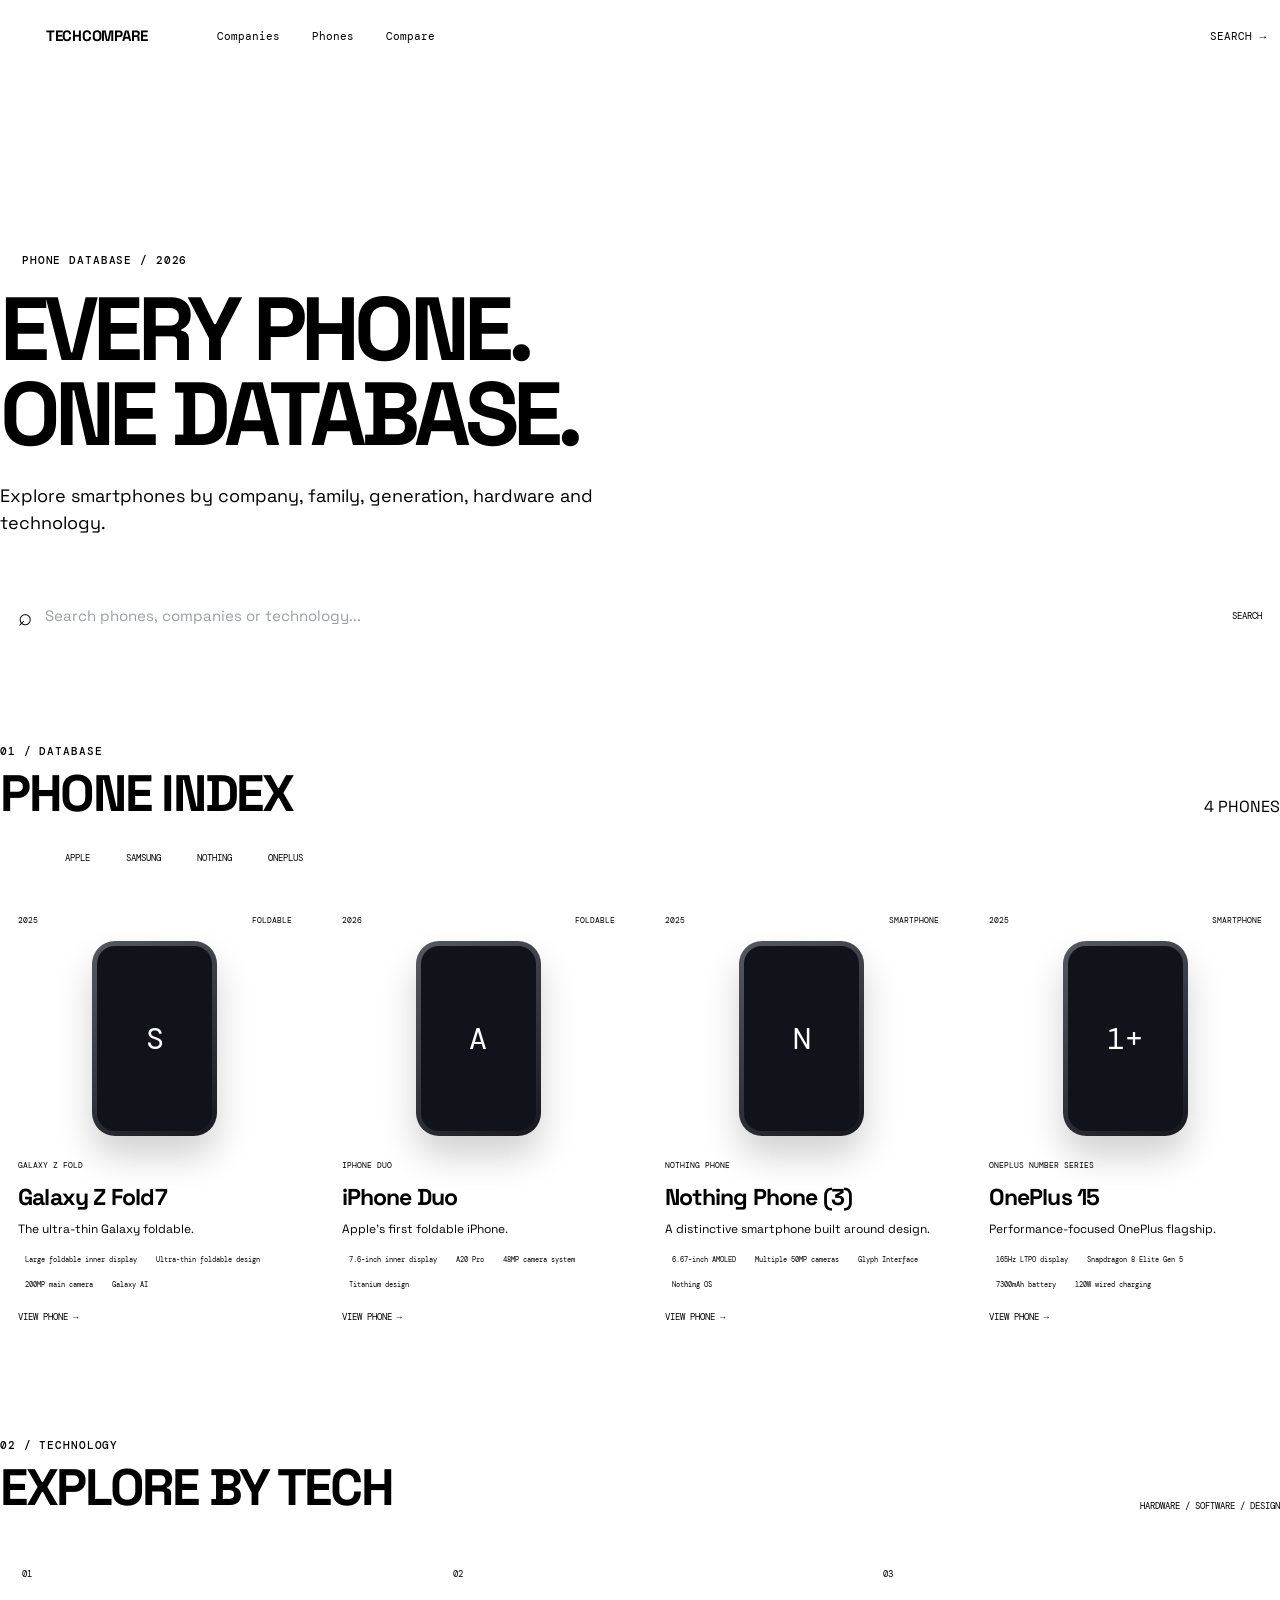
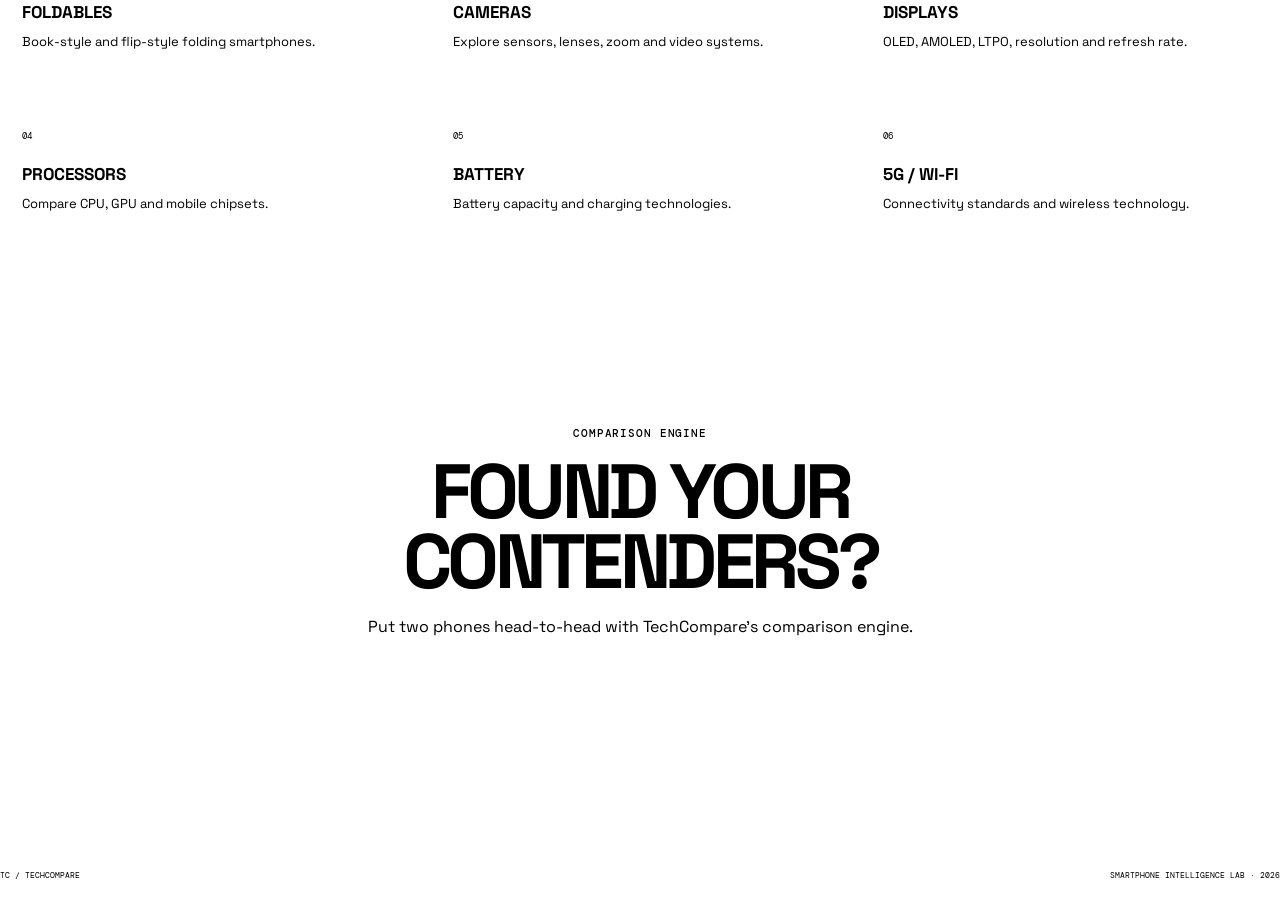
<file: phones.html>
<!DOCTYPE html>
<html lang="en">
<head>
    <meta charset="UTF-8">
    <meta name="viewport" content="width=device-width, initial-scale=1.0">

    <title>Phones — TechCompare</title>

    <link rel="stylesheet" href="style.css">

    <link rel="preconnect" href="https://fonts.googleapis.com">
    <link rel="preconnect" href="https://fonts.gstatic.com" crossorigin>

    <link href="https://fonts.googleapis.com/css2?family=DM+Mono:wght@400;500&family=Space+Grotesk:wght@400;500;600;700&display=swap" rel="stylesheet">
</head>

<body>

    <div class="background-grid"></div>

    <div class="glow glow-purple"></div>
    <div class="glow glow-blue"></div>
    <div class="glow glow-pink"></div>


    <!-- NAVIGATION -->

    <nav class="navbar">

        <a href="index.html" class="logo">
            <span class="logo-box">TC</span>
            <span>TECHCOMPARE</span>
        </a>

        <div class="nav-links">
            <a href="companies.html">Companies</a>
            <a href="phones.html" class="active">Phones</a>
            <a href="compare.html">Compare</a>
        </div>

        <a href="phones.html" class="nav-search">
            SEARCH →
        </a>

    </nav>


    <main>

        <!-- PAGE INTRO -->

        <section class="page-hero">

            <div class="eyebrow">
                <span class="status-dot"></span>
                PHONE DATABASE / 2026
            </div>

            <h1>
                EVERY PHONE.<br>
                ONE DATABASE.
            </h1>

            <p>
                Explore smartphones by company, family, generation,
                hardware and technology.
            </p>

        </section>


        <!-- SEARCH -->

        <section class="phone-search-section">

            <div class="search-box">

                <span class="search-icon">⌕</span>

                <input
                    type="text"
                    id="phoneSearch"
                    placeholder="Search phones, companies or technology..."
                >

                <span class="search-command">
                    SEARCH
                </span>

            </div>

        </section>


        <!-- FILTERS -->

        <section class="phone-database">

            <div class="database-header">

                <div>
                    <span class="section-number">01 / DATABASE</span>
                    <h2>PHONE INDEX</h2>
                </div>

                <span id="phoneCount">
                    LOADING...
                </span>

            </div>


            <div class="phone-filters">

                <button class="filter-button active" data-brand="all">
                    ALL
                </button>

                <button class="filter-button" data-brand="apple">
                    APPLE
                </button>

                <button class="filter-button" data-brand="samsung">
                    SAMSUNG
                </button>

                <button class="filter-button" data-brand="nothing">
                    NOTHING
                </button>

                <button class="filter-button" data-brand="oneplus">
                    ONEPLUS
                </button>

            </div>


            <!-- PHONE GRID -->

            <div id="phoneGrid" class="phone-grid">

                <!-- JavaScript will insert phones here -->

            </div>


            <!-- NO RESULTS -->

            <div id="noResults" class="no-results" style="display:none;">

                <div class="no-results-code">
                    404
                </div>

                <h3>
                    NO PHONE FOUND
                </h3>

                <p>
                    Try another phone name, company or technology.
                </p>

            </div>

        </section>


        <!-- FEATURED TECHNOLOGIES -->

        <section class="technology-index">

            <div class="section-heading">

                <div>
                    <span class="section-number">02 / TECHNOLOGY</span>
                    <h2>EXPLORE BY TECH</h2>
                </div>

                <span class="section-description">
                    HARDWARE / SOFTWARE / DESIGN
                </span>

            </div>


            <div class="tech-grid">

                <div class="tech-item">
                    <span>01</span>
                    <strong>FOLDABLES</strong>
                    <p>Book-style and flip-style folding smartphones.</p>
                </div>

                <div class="tech-item">
                    <span>02</span>
                    <strong>CAMERAS</strong>
                    <p>Explore sensors, lenses, zoom and video systems.</p>
                </div>

                <div class="tech-item">
                    <span>03</span>
                    <strong>DISPLAYS</strong>
                    <p>OLED, AMOLED, LTPO, resolution and refresh rate.</p>
                </div>

                <div class="tech-item">
                    <span>04</span>
                    <strong>PROCESSORS</strong>
                    <p>Compare CPU, GPU and mobile chipsets.</p>
                </div>

                <div class="tech-item">
                    <span>05</span>
                    <strong>BATTERY</strong>
                    <p>Battery capacity and charging technologies.</p>
                </div>

                <div class="tech-item">
                    <span>06</span>
                    <strong>5G / WI-FI</strong>
                    <p>Connectivity standards and wireless technology.</p>
                </div>

            </div>

        </section>


        <!-- COMPARISON CTA -->

        <section class="final-cta">

            <span class="section-number">
                COMPARISON ENGINE
            </span>

            <h2>
                FOUND YOUR<br>
                CONTENDERS?
            </h2>

            <p>
                Put two phones head-to-head with TechCompare's
                comparison engine.
            </p>

            <a href="compare.html" class="primary-button">
                START COMPARING →
            </a>

        </section>

    </main>


    <!-- FOOTER -->

    <footer class="footer">

        <div class="footer-logo">
            TC / TECHCOMPARE
        </div>

        <div>
            SMARTPHONE INTELLIGENCE LAB · 2026
        </div>

    </footer>


    <!-- DATA -->

    <script src="data/companies.js"></script>
    <script src="data/phones.js"></script>
    <script src="app.js"></script>

</body>
</html>
</file>
<file: style.css>
```css
:root {
    --bg: #f5f6f8;
    --surface: #ffffff;
    --surface-2: #eef0f3;
    --text: #111318;
    --muted: #6b707a;
    --line: #dfe2e7;

    --black: #111318;
    --blue: #1769ff;
    --blue-dark: #0d4dcc;
    --green: #159447;

    --radius: 18px;
    --max: 1380px;
}

/* RESET */

* {
    box-sizing: border-box;
    margin: 0;
    padding: 0;
}

html {
    scroll-behavior: smooth;
}

body {
    background: var(--bg);
    color: var(--text);
    font-family: "Space Grotesk", Arial, sans-serif;
    line-height: 1.5;
}

a {
    color: inherit;
    text-decoration: none;
}

button,
input,
select {
    font: inherit;
}

/* BACKGROUND */

.background-grid,
.glow {
    display: none;
}

/* NAVIGATION */

.navbar {
    width: 100%;
    min-height: 72px;

    display: flex;
    align-items: center;

    padding: 0 max(24px, calc((100% - var(--max)) / 2));

    background: rgba(255,255,255,0.94);
    border-bottom: 1px solid var(--line);

    position: sticky;
    top: 0;
    z-index: 100;
}

.logo {
    display: flex;
    align-items: center;
    gap: 10px;

    font-size: 15px;
    font-weight: 700;
    letter-spacing: -0.02em;
}

.logo-box {
    width: 36px;
    height: 36px;

    display: grid;
    place-items: center;

    border-radius: 10px;

    background: var(--black);
    color: white;

    font-size: 12px;
    font-weight: 700;
}

.nav-links {
    display: flex;
    align-items: center;
    gap: 4px;

    margin-left: 55px;
}

.nav-links a,
.nav-search {
    padding: 10px 14px;

    border-radius: 9px;

    color: var(--muted);

    font-family: "DM Mono", monospace;
    font-size: 11px;
}

.nav-links a:hover,
.nav-links a.active {
    color: var(--text);
    background: var(--surface-2);
}

.nav-search {
    margin-left: auto;

    border: 1px solid var(--line);

    color: var(--text);

    background: white;
}

.nav-search:hover {
    border-color: #b9bec7;
}

/* MAIN */

main {
    width: min(var(--max), calc(100% - 48px));
    margin: auto;
}

section {
    margin-top: 90px;
}

/* HERO */

.hero {
    min-height: 650px;

    display: grid;
    grid-template-columns: 1.05fr 0.95fr;
    align-items: center;

    gap: 80px;
}

.eyebrow,
.section-number {
    color: var(--blue);

    font-family: "DM Mono", monospace;
    font-size: 11px;
    font-weight: 500;
    letter-spacing: 0.08em;
}

.status-dot {
    display: inline-block;

    width: 7px;
    height: 7px;

    margin-right: 7px;

    border-radius: 50%;
    background: var(--green);
}

.hero h1,
.page-hero h1 {
    max-width: 850px;

    margin-top: 18px;

    font-size: clamp(52px, 7vw, 96px);
    line-height: 0.95;

    letter-spacing: -0.065em;
}

.hero p,
.page-hero p {
    max-width: 620px;

    margin-top: 25px;

    color: var(--muted);

    font-size: 18px;
}

.hero-buttons {
    display: flex;
    gap: 10px;
    flex-wrap: wrap;

    margin-top: 32px;
}

/* BUTTONS */

.primary-button,
.secondary-button {
    display: inline-flex;
    align-items: center;
    justify-content: center;

    min-height: 48px;

    padding: 0 19px;

    border-radius: 10px;

    font-family: "DM Mono", monospace;
    font-size: 11px;
    font-weight: 500;

    transition: 0.2s ease;
}

.primary-button {
    background: var(--black);
    color: white;
}

.primary-button:hover {
    background: #2a2d34;
    transform: translateY(-1px);
}

.secondary-button {
    border: 1px solid var(--line);
    background: white;
}

.secondary-button:hover {
    background: var(--surface-2);
}

/* HERO PRODUCT VISUAL */

.hero-visual {
    min-height: 520px;

    display: grid;
    place-items: center;

    position: relative;
}

.hero-phone {
    width: 275px;
    height: 530px;

    border-radius: 40px;

    background:
        linear-gradient(
            145deg,
            #3a3d45,
            #111318
        );

    padding: 7px;

    box-shadow:
        0 35px 70px rgba(0,0,0,0.20);

    transform: rotate(5deg);
}

.hero-phone-screen {
    width: 100%;
    height: 100%;

    border-radius: 34px;

    background:
        linear-gradient(
            145deg,
            #1d2737,
            #080b11
        );

    display: grid;
    place-items: center;

    color: white;
}

.hero-phone-screen::before {
    content: "TC";

    font-family: "DM Mono", monospace;
    font-size: 60px;
    font-weight: 500;
}

.hero-phone-notch {
    position: absolute;

    width: 90px;
    height: 25px;

    top: 18px;
    left: 50%;

    transform: translateX(-50%);

    border-radius: 20px;

    background: #050608;
}

.orbit {
    display: none;
}

.floating-spec {
    position: absolute;

    padding: 13px 16px;

    border: 1px solid var(--line);
    border-radius: 12px;

    background: white;

    box-shadow: 0 15px 40px rgba(0,0,0,0.10);
}

.floating-spec small {
    display: block;

    color: var(--muted);

    font-family: "DM Mono", monospace;
    font-size: 9px;
}

.floating-spec strong {
    display: block;

    margin-top: 3px;

    font-size: 17px;
}

.spec-one {
    top: 80px;
    left: 10px;
}

.spec-two {
    top: 190px;
    right: 0;
}

.spec-three {
    bottom: 80px;
    left: 30px;
}

/* STATS */

.stats {
    display: grid;
    grid-template-columns: repeat(4, 1fr);

    background: white;

    border: 1px solid var(--line);
    border-radius: var(--radius);
}

.stat {
    padding: 24px;

    border-right: 1px solid var(--line);
}

.stat:last-child {
    border-right: none;
}

.stat strong {
    display: block;

    font-size: 30px;
    letter-spacing: -0.04em;
}

.stat span {
    display: block;

    margin-top: 4px;

    color: var(--muted);

    font-family: "DM Mono", monospace;
    font-size: 9px;
}

/* BRANDS */

.brand-bar {
    display: grid;
    grid-template-columns: repeat(4, 1fr);
    gap: 12px;
}

.brand-card {
    min-height: 90px;

    display: flex;
    align-items: center;
    justify-content: space-between;

    padding: 22px;

    background: white;

    border: 1px solid var(--line);
    border-radius: 14px;

    transition: 0.2s ease;
}

.brand-card:hover {
    border-color: #aeb4bd;
    transform: translateY(-2px);
}

.brand-card strong {
    font-size: 18px;
}

.brand-card span {
    color: var(--muted);

    font-family: "DM Mono", monospace;
    font-size: 10px;
}

/* SECTION HEADINGS */

.section-heading,
.database-header {
    display: flex;
    align-items: flex-end;
    justify-content: space-between;

    gap: 20px;

    margin-bottom: 24px;
}

.section-heading h2,
.database-header h2 {
    margin-top: 6px;

    font-size: clamp(32px, 4vw, 52px);
    line-height: 1;

    letter-spacing: -0.045em;
}

.section-description {
    color: var(--muted);

    font-family: "DM Mono", monospace;
    font-size: 9px;
}

/* DISCOVERY */

.discovery-grid {
    display: grid;
    grid-template-columns: repeat(3, 1fr);
    gap: 14px;
}

.discovery-card {
    min-height: 260px;

    padding: 25px;

    display: flex;
    flex-direction: column;

    background: white;

    border: 1px solid var(--line);
    border-radius: var(--radius);

    transition: 0.2s ease;
}

.discovery-card:hover {
    border-color: #b0b5bd;
    transform: translateY(-3px);
}

.discovery-number {
    color: var(--blue);

    font-family: "DM Mono", monospace;
    font-size: 10px;
}

.discovery-card h3 {
    margin-top: auto;

    font-size: 32px;
    letter-spacing: -0.04em;
}

.discovery-card p {
    margin-top: 8px;

    color: var(--muted);

    font-size: 14px;
}

.discovery-arrow {
    margin-top: 22px;

    font-family: "DM Mono", monospace;
    font-size: 10px;
}

/* TECHNOLOGY */

.tech-grid {
    display: grid;
    grid-template-columns: repeat(3, 1fr);
    gap: 12px;
}

.tech-item {
    min-height: 150px;

    padding: 22px;

    background: white;

    border: 1px solid var(--line);
    border-radius: 14px;
}

.tech-item > span {
    color: var(--blue);

    font-family: "DM Mono", monospace;
    font-size: 9px;
}

.tech-item strong {
    display: block;

    margin-top: 16px;

    font-size: 17px;
}

.tech-item p {
    margin-top: 7px;

    color: var(--muted);

    font-size: 13px;
}

/* PAGE HERO */

.page-hero {
    padding: 90px 0 25px;
}

/* SEARCH */

.phone-search-section {
    margin-top: 25px;
}

.search-box {
    min-height: 62px;

    display: flex;
    align-items: center;

    gap: 13px;

    padding: 0 18px;

    background: white;

    border: 1px solid var(--line);
    border-radius: 13px;
}

.search-icon {
    color: var(--muted);
    font-size: 24px;
}

.search-box input {
    flex: 1;

    border: none;
    outline: none;

    background: transparent;

    color: var(--text);

    font-size: 15px;
}

.search-box input::placeholder {
    color: #999ea7;
}

.search-command {
    color: var(--muted);

    font-family: "DM Mono", monospace;
    font-size: 9px;
}

/* FILTERS */

.phone-filters {
    display: flex;
    flex-wrap: wrap;

    gap: 8px;

    margin-bottom: 22px;
}

.filter-button,
.compare-mode {
    padding: 9px 14px;

    border: 1px solid var(--line);
    border-radius: 9px;

    background: white;

    color: var(--muted);

    font-family: "DM Mono", monospace;
    font-size: 9px;

    cursor: pointer;
}

.filter-button:hover,
.filter-button.active,
.compare-mode:hover,
.compare-mode.active {
    background: var(--black);
    border-color: var(--black);
    color: white;
}

/* PHONE GRID */

.phone-grid {
    display: grid;

    grid-template-columns: repeat(4, minmax(0, 1fr));

    gap: 14px;
}

.phone-card {
    min-height: 430px;

    display: flex;
    flex-direction: column;

    padding: 18px;

    background: white;

    border: 1px solid var(--line);
    border-radius: 18px;

    transition: 0.2s ease;
}

.phone-card:nth-child(even) {
    transform: none;
}

.phone-card:hover,
.phone-card:nth-child(even):hover {
    transform: translateY(-4px);

    border-color: #aeb4bd;

    box-shadow: 0 18px 45px rgba(0,0,0,0.08);
}

.phone-card-top {
    display: flex;
    justify-content: space-between;
}

.phone-year,
.phone-type {
    color: var(--muted);

    font-family: "DM Mono", monospace;
    font-size: 8px;
}

.phone-type {
    color: var(--blue);
}

.phone-visual {
    min-height: 225px;

    display: grid;
    place-items: center;
}

.mini-phone {
    width: 125px;
    height: 195px;

    padding: 5px;

    border-radius: 23px;

    background: linear-gradient(
        145deg,
        #555962,
        #16181d
    );

    box-shadow: 0 20px 35px rgba(0,0,0,0.18);

    transform: none;
}

.phone-card:hover .mini-phone {
    transform: translateY(-4px);
}

.mini-phone-screen {
    width: 100%;
    height: 100%;

    display: grid;
    place-items: center;

    border-radius: 18px;

    background: #10131a;

    color: white;
}

.mini-phone-screen span {
    font-family: "DM Mono", monospace;
    font-size: 30px;
}

.phone-card-info {
    margin-top: auto;
}

.phone-family {
    color: var(--blue);

    font-family: "DM Mono", monospace;
    font-size: 8px;
}

.phone-card h3 {
    margin-top: 5px;

    font-size: 23px;
    letter-spacing: -0.035em;
}

.phone-card-info p {
    margin-top: 5px;

    color: var(--muted);

    font-size: 12px;
}

.phone-highlights {
    display: flex;
    flex-wrap: wrap;

    gap: 5px;

    margin-top: 12px;
}

.phone-highlights span {
    padding: 5px 7px;

    background: var(--surface-2);

    border-radius: 6px;

    color: var(--muted);

    font-family: "DM Mono", monospace;
    font-size: 7px;
}

.phone-card-arrow {
    margin-top: 15px;

    color: var(--blue);

    font-family: "DM Mono", monospace;
    font-size: 9px;
}

/* NO RESULTS */

.no-results {
    padding: 70px 20px;

    text-align: center;

    background: white;

    border: 1px solid var(--line);
    border-radius: 18px;
}

.no-results-code {
    color: var(--muted);

    font-family: "DM Mono", monospace;
    font-size: 55px;
}

.no-results h3 {
    margin-top: 8px;
}

.no-results p {
    margin-top: 5px;
    color: var(--muted);
}

/* COMPANIES */

.company-grid {
    display: grid;

    grid-template-columns: repeat(4, 1fr);

    gap: 14px;
}

.company-card {
    min-height: 270px;

    padding: 24px;

    display: flex;
    flex-direction: column;

    background: white;

    border: 1px solid var(--line);
    border-radius: 18px;

    transition: 0.2s ease;
}

.company-card:hover {
    transform: translateY(-4px);

    border-color: #adb3bc;

    box-shadow: 0 18px 40px rgba(0,0,0,0.07);
}

.company-logo {
    width: 52px;
    height: 52px;

    display: grid;
    place-items: center;

    border-radius: 13px;

    background: var(--black);
    color: white;

    font-family: "DM Mono", monospace;
}

.company-card h3 {
    margin-top: auto;

    font-size: 28px;
}

.company-card p {
    margin-top: 7px;

    color: var(--muted);

    font-size: 13px;
}

.company-card-footer {
    display: flex;
    justify-content: space-between;

    margin-top: 18px;

    color: var(--blue);

    font-family: "DM Mono", monospace;
    font-size: 8px;
}

/* PHONE DETAIL */

.phone-detail-hero {
    display: grid;

    grid-template-columns: 1fr 0.8fr;

    gap: 80px;

    align-items: center;

    padding: 90px 0 30px;
}

.phone-detail-hero h1 {
    margin-top: 10px;

    font-size: clamp(48px, 6vw, 82px);

    line-height: 0.95;

    letter-spacing: -0.06em;
}

.phone-detail-hero p {
    max-width: 600px;

    margin-top: 20px;

    color: var(--muted);

    font-size: 17px;
}

.phone-meta {
    display: flex;
    flex-wrap: wrap;

    gap: 7px;

    margin-top: 22px;
}

.phone-meta span {
    padding: 7px 10px;

    border: 1px solid var(--line);
    border-radius: 7px;

    background: white;

    color: var(--muted);

    font-family: "DM Mono", monospace;
    font-size: 8px;
}

.detail-phone-visual {
    min-height: 480px;

    display: grid;
    place-items: center;
}

/* HIGHLIGHTS */

.detail-highlights {
    display: grid;

    grid-template-columns: repeat(3, 1fr);

    gap: 10px;
}

.detail-highlight {
    min-height: 120px;

    padding: 20px;

    background: white;

    border: 1px solid var(--line);
    border-radius: 14px;
}

.detail-highlight span {
    color: var(--blue);

    font-family: "DM Mono", monospace;
    font-size: 9px;
}

.detail-highlight strong {
    display: block;

    margin-top: 15px;

    font-size: 15px;
}

/* DESCRIPTION */

.phone-description {
    max-width: 850px;

    margin-top: 65px;
}

.phone-description p {
    color: var(--muted);

    font-size: 19px;
    line-height: 1.7;
}

/* SPECS */

.spec-section {
    margin-top: 70px;
}

.spec-section-heading {
    display: flex;
    align-items: center;
    gap: 12px;

    margin-bottom: 17px;
}

.spec-section-heading span {
    color: var(--blue);

    font-family: "DM Mono", monospace;
    font-size: 9px;
}

.spec-section-heading h2 {
    font-size: 28px;
}

.spec-grid {
    display: grid;

    grid-template-columns: repeat(3, 1fr);

    gap: 9px;
}

.spec-card {
    min-height: 100px;

    padding: 17px;

    background: white;

    border: 1px solid var(--line);
    border-radius: 12px;
}

.spec-card span {
    display: block;

    color: var(--muted);

    font-family: "DM Mono", monospace;
    font-size: 8px;

    text-transform: uppercase;
}

.spec-card strong {
    display: block;

    margin-top: 10px;

    font-size: 14px;
    line-height: 1.45;
}

/* FEATURES */

.feature-list {
    border-top: 1px solid var(--line);
}

.feature-row {
    min-height: 65px;

    display: grid;

    grid-template-columns: 55px 1fr auto;

    align-items: center;

    gap: 15px;

    border-bottom: 1px solid var(--line);
}

.feature-row span:first-child {
    color: var(--blue);

    font-family: "DM Mono", monospace;
    font-size: 9px;
}

.feature-row strong {
    font-size: 14px;
}

.feature-row span:last-child {
    color: var(--muted);

    font-family: "DM Mono", monospace;
    font-size: 8px;
}

/* COMPARE */

.compare-selector {
    display: grid;

    grid-template-columns: 1fr 50px 1fr;

    gap: 12px;

    align-items: stretch;
}

.compare-panel {
    padding: 22px;

    background: white;

    border: 1px solid var(--line);
    border-radius: 16px;
}

.compare-panel label {
    display: block;

    margin-bottom: 8px;

    color: var(--muted);

    font-family: "DM Mono", monospace;
    font-size: 9px;
}

.compare-panel select {
    width: 100%;
    min-height: 48px;

    padding: 0 12px;

    background: white;

    border: 1px solid var(--line);
    border-radius: 9px;

    outline: none;

    color: var(--text);

    font-size: 14px;
}

.compare-vs {
    display: grid;
    place-items: center;

    color: var(--muted);

    font-family: "DM Mono", monospace;
    font-size: 11px;
}

.compare-preview {
    display: flex;
    align-items: center;

    gap: 10px;

    margin-top: 15px;
}

.compare-preview > span {
    width: 43px;
    height: 43px;

    display: grid;
    place-items: center;

    border-radius: 10px;

    background: var(--black);
    color: white;

    font-family: "DM Mono", monospace;
    font-size: 11px;
}

.compare-preview p {
    color: var(--muted);
    font-size: 13px;
}

/* COMPARISON TABLE */

.comparison-table-wrapper {
    overflow-x: auto;

    background: white;

    border: 1px solid var(--line);
    border-radius: 16px;
}

.real-comparison-table {
    width: 100%;
    min-width: 760px;

    border-collapse: collapse;
}

.real-comparison-table th,
.real-comparison-table td {
    padding: 17px 18px;

    border-bottom: 1px solid var(--line);

    text-align: left;
    vertical-align: top;
}

.real-comparison-table thead th {
    background: #f7f8fa;

    color: var(--text);

    font-family: "DM Mono", monospace;
    font-size: 9px;
}

.real-comparison-table thead th:not(:first-child) {
    color: var(--blue);
}

.real-comparison-table tbody td {
    color: var(--muted);

    font-size: 13px;
}

.real-comparison-table .comparison-label {
    width: 25%;

    color: var(--text);

    font-family: "DM Mono", monospace;
    font-size: 9px;

    text-transform: uppercase;
}

.real-comparison-table .comparison-group-row td {
    padding-top: 22px;
    padding-bottom: 9px;

    background: #f7f8fa;

    color: var(--blue);

    font-family: "DM Mono", monospace;
    font-size: 9px;
    font-weight: 500;
}

/* FOLDABLE FEATURE */

.foldable-feature {
    display: grid;

    grid-template-columns: 1fr 1fr;

    gap: 60px;

    padding: 50px;

    background: var(--black);

    color: white;

    border-radius: 24px;
}

.foldable-feature h2 {
    margin-top: 12px;

    font-size: clamp(40px, 5vw, 70px);

    line-height: 0.95;

    letter-spacing: -0.06em;
}

.foldable-feature p {
    max-width: 500px;

    margin-top: 18px;

    color: #aeb2bb;
}

.foldable-visual {
    display: grid;
    place-items: center;
}

.fold-phone {
    width: 270px;
    height: 210px;

    display: flex;
}

.fold-half {
    flex: 1;

    background:
        linear-gradient(
            145deg,
            #343841,
            #121419
        );

    border: 7px solid #555963;
}

.fold-half:first-child {
    border-radius: 24px 5px 5px 24px;
}

.fold-half:last-child {
    border-radius: 5px 24px 24px 5px;
}

/* FINAL CTA */

.final-cta {
    padding: 80px 20px;

    text-align: center;

    border-top: 1px solid var(--line);
    border-bottom: 1px solid var(--line);
}

.final-cta h2 {
    margin-top: 12px;

    font-size: clamp(45px, 6vw, 85px);

    line-height: 0.92;

    letter-spacing: -0.06em;
}

.final-cta p {
    max-width: 550px;

    margin: 18px auto 25px;

    color: var(--muted);
}

/* FOOTER */

.footer {
    width: min(var(--max), calc(100% - 48px));

    margin: 55px auto 30px;

    padding-top: 22px;

    display: flex;
    justify-content: space-between;

    border-top: 1px solid var(--line);

    color: var(--muted);

    font-family: "DM Mono", monospace;
    font-size: 8px;
}

.footer-logo {
    color: var(--text);
}

/* RESPONSIVE */

@media (max-width: 1100px) {

    .hero {
        grid-template-columns: 1fr;
        gap: 30px;
    }

    .hero-visual {
        min-height: 500px;
    }

    .phone-grid {
        grid-template-columns: repeat(3, 1fr);
    }

    .company-grid {
        grid-template-columns: repeat(2, 1fr);
    }

    .phone-detail-hero {
        grid-template-columns: 1fr;
    }

    .foldable-feature {
        grid-template-columns: 1fr;
    }
}

@media (max-width: 750px) {

    main {
        width: calc(100% - 30px);
    }

    .navbar {
        padding: 10px 15px;

        flex-wrap: wrap;
    }

    .logo {
        width: 100%;
        justify-content: center;
    }

    .nav-links {
        width: 100%;

        justify-content: center;

        margin-left: 0;
    }

    .nav-search {
        display: none;
    }

    .hero {
        min-height: auto;

        padding-top: 60px;
    }

    .hero h1,
    .page-hero h1 {
        font-size: 52px;
    }

    .hero-visual {
        min-height: 430px;
    }

    .hero-phone {
        width: 220px;
        height: 420px;
    }

    .stats {
        grid-template-columns: repeat(2, 1fr);
    }

    .stat:nth-child(2) {
        border-right: none;
    }

    .brand-bar,
    .discovery-grid,
    .tech-grid,
    .phone-grid,
    .company-grid,
    .detail-highlights,
    .spec-grid {
        grid-template-columns: 1fr;
    }

    .section-heading,
    .database-header {
        align-items: flex-start;
        flex-direction: column;
    }

    .compare-selector {
        grid-template-columns: 1fr;
    }

    .compare-vs {
        min-height: 25px;
    }

    .foldable-feature {
        padding: 32px 24px;
    }

    .footer {
        flex-direction: column;
        gap: 10px;
    }
}
```
</file>
